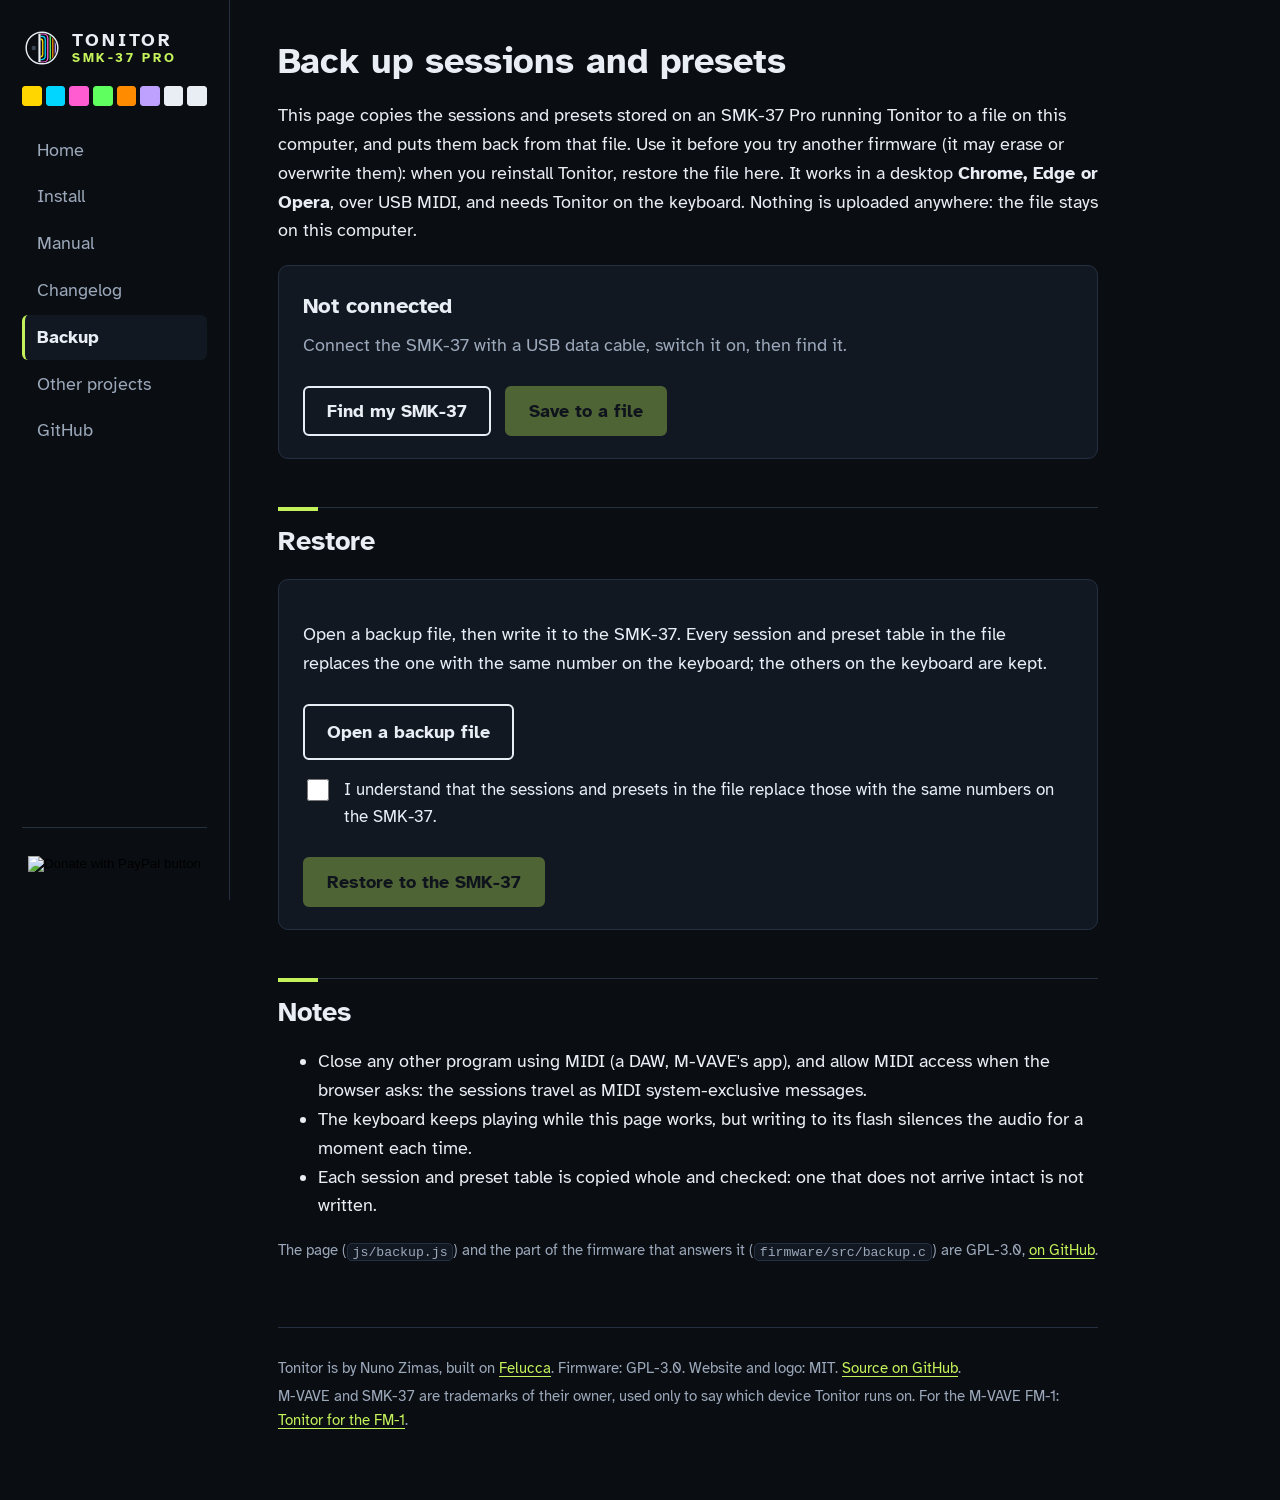
<file: docs/backup.html>
<!doctype html>
<!-- SPDX-License-Identifier: MIT -- Tonitor for the SMK-37 website (generated by tools/make_site.py from site/, MANUAL.md, CHANGELOG.md) -->
<html lang="en">
<head>
<meta charset="utf-8">
<meta name="viewport" content="width=device-width, initial-scale=1">
<title>Back up Tonitor sessions (SMK-37)</title>
<meta name="description" content="Save the sessions and presets on an SMK-37 Pro running Tonitor to a file, and restore them, from your browser.">
<link rel="icon" href="assets/mark.svg" type="image/svg+xml">
<link rel="preconnect" href="https://fonts.googleapis.com">
<link rel="preconnect" href="https://fonts.gstatic.com" crossorigin>
<link href="https://fonts.googleapis.com/css2?family=Atkinson+Hyperlegible:wght@400;700&display=swap" rel="stylesheet">
<link rel="stylesheet" href="css/site.css?v=dd510ef05e">
<script type="module" src="js/backup.js"></script>
</head>
<body>
<div class="layout">
  <aside class="side">
    <div class="top">
      <a class="brand" href="./"><img src="assets/mark.svg" alt=""><span class="brand-name">TONITOR<span class="brand-model">SMK-37 PRO</span></span></a>
      <button class="menu-btn" type="button" aria-label="Menu" aria-controls="site-nav" aria-expanded="false"><span></span><span></span><span></span></button>
    </div>
    <div class="pads" aria-hidden="true"><span></span><span></span><span></span><span></span><span></span><span></span><span></span><span></span></div>
    <nav id="site-nav" aria-label="Site">
      <button class="menu-close" type="button" aria-label="Close the menu">&times;</button>
      <a href="./">Home</a>
      <a href="install.html">Install</a>
      <a href="manual.html">Manual</a>
      <a href="changelog.html">Changelog</a>
      <a href="backup.html" aria-current="page">Backup</a>
      <a href="projects.html">Other projects</a>
      <a href="https://github.com/nzimas/tonitor-smk37">GitHub</a>
    </nav>
    <div class="menu-shade" hidden></div>
    <form class="donate donate-side" action="https://www.paypal.com/cgi-bin/webscr" method="post" target="_top">
      <input type="hidden" name="cmd" value="_xclick">
      <input type="hidden" name="business" value="nzimas.lv@gmail.com">
      <input type="hidden" name="item_name" value="Support Tonitor">
      <input type="hidden" name="currency_code" value="EUR">
      <input type="image" src="https://www.paypalobjects.com/en_US/i/btn/btn_donateCC_LG.gif" name="submit"
             title="PayPal - The safer, easier way to pay online!" alt="Donate with PayPal button">
    </form>
  </aside>
  <div class="content">
    <main>
<h1>Back up sessions and presets</h1>
<p>This page copies the sessions and presets stored on an SMK-37 Pro running Tonitor to a file on this computer, and
  puts them back from that file. Use it before you try another firmware (it may erase or overwrite them): when
  you reinstall Tonitor, restore the file here. It works in a desktop <b>Chrome, Edge or Opera</b>, over USB
  MIDI, and needs Tonitor on the keyboard. Nothing is uploaded anywhere: the file stays on this
  computer.</p>

<div class="panel" aria-live="polite">
  <p class="status" id="status">Not connected</p>
  <p class="detail" id="detail">Connect the SMK-37 with a USB data cable, switch it on, then find it.</p>
  <dl class="dev" id="facts" hidden>
    <dt>On the SMK-37</dt><dd id="f-dev"></dd>
    <dt>In the file</dt><dd id="f-file">no file opened</dd>
  </dl>
  <div class="bar" id="bar" hidden><div></div></div>
  <div class="cta">
    <button class="btn" id="connect">Find my SMK-37</button>
    <button class="btn primary" id="save" disabled>Save to a file</button>
  </div>
</div>

<h2>Restore</h2>
<div class="panel">
  <p>Open a backup file, then write it to the SMK-37. Every session and preset table in the file
    replaces the one with the same number on the keyboard; the others on the keyboard are kept.</p>
  <div class="cta">
    <label class="btn" for="file">Open a backup file</label>
    <input type="file" id="file" accept=".json,application/json" hidden>
  </div>
  <label class="check"><input type="checkbox" id="agree">
    <span>I understand that the sessions and presets in the file replace those with the same numbers on the
      SMK-37.</span></label>
  <div class="cta">
    <button class="btn primary" id="restore" disabled>Restore to the SMK-37</button>
  </div>
  <div aria-live="polite">
    <p class="status" id="r-status" hidden></p>
    <p class="detail" id="r-detail" hidden></p>
    <div class="bar" id="r-bar" hidden><div></div></div>
  </div>
</div>

<h2>Notes</h2>
<ul>
  <li>Close any other program using MIDI (a DAW, M-VAVE's app), and allow MIDI access when the browser asks:
    the sessions travel as MIDI system-exclusive messages.</li>
  <li>The keyboard keeps playing while this page works, but writing to its flash silences the audio for a moment
    each time.</li>
  <li>Each session and preset table is copied whole and checked: one that does not arrive intact is not written.</li>
</ul>
<p class="note">The page (<code>js/backup.js</code>) and the part of the firmware that answers it
  (<code>firmware/src/backup.c</code>) are GPL-3.0, <a href="https://github.com/nzimas/tonitor-smk37">on GitHub</a>.</p>

    </main>
    <footer>
      <p>Tonitor is by Nuno Zimas, built on <a href="https://github.com/hugelton/Felucca">Felucca</a>. Firmware: GPL-3.0. Website and logo: MIT.
        <a href="https://github.com/nzimas/tonitor-smk37">Source on GitHub</a>.</p>
      <p>M-VAVE and SMK-37 are trademarks of their owner, used only to say which device Tonitor runs on.
        For the M-VAVE FM-1: <a href="https://nzimas.github.io/tonitor/">Tonitor for the FM-1</a>.</p>
      <form class="donate donate-foot" action="https://www.paypal.com/cgi-bin/webscr" method="post" target="_top">
        <input type="hidden" name="cmd" value="_xclick">
        <input type="hidden" name="business" value="nzimas.lv@gmail.com">
        <input type="hidden" name="item_name" value="Support Tonitor">
        <input type="hidden" name="currency_code" value="EUR">
        <input type="image" src="https://www.paypalobjects.com/en_US/i/btn/btn_donateCC_LG.gif" name="submit"
               title="PayPal - The safer, easier way to pay online!" alt="Donate with PayPal button">
      </form>
    </footer>
  </div>
</div>
<script src="js/menu.js?v=dd510ef05e"></script>
</body>
</html>
</file>
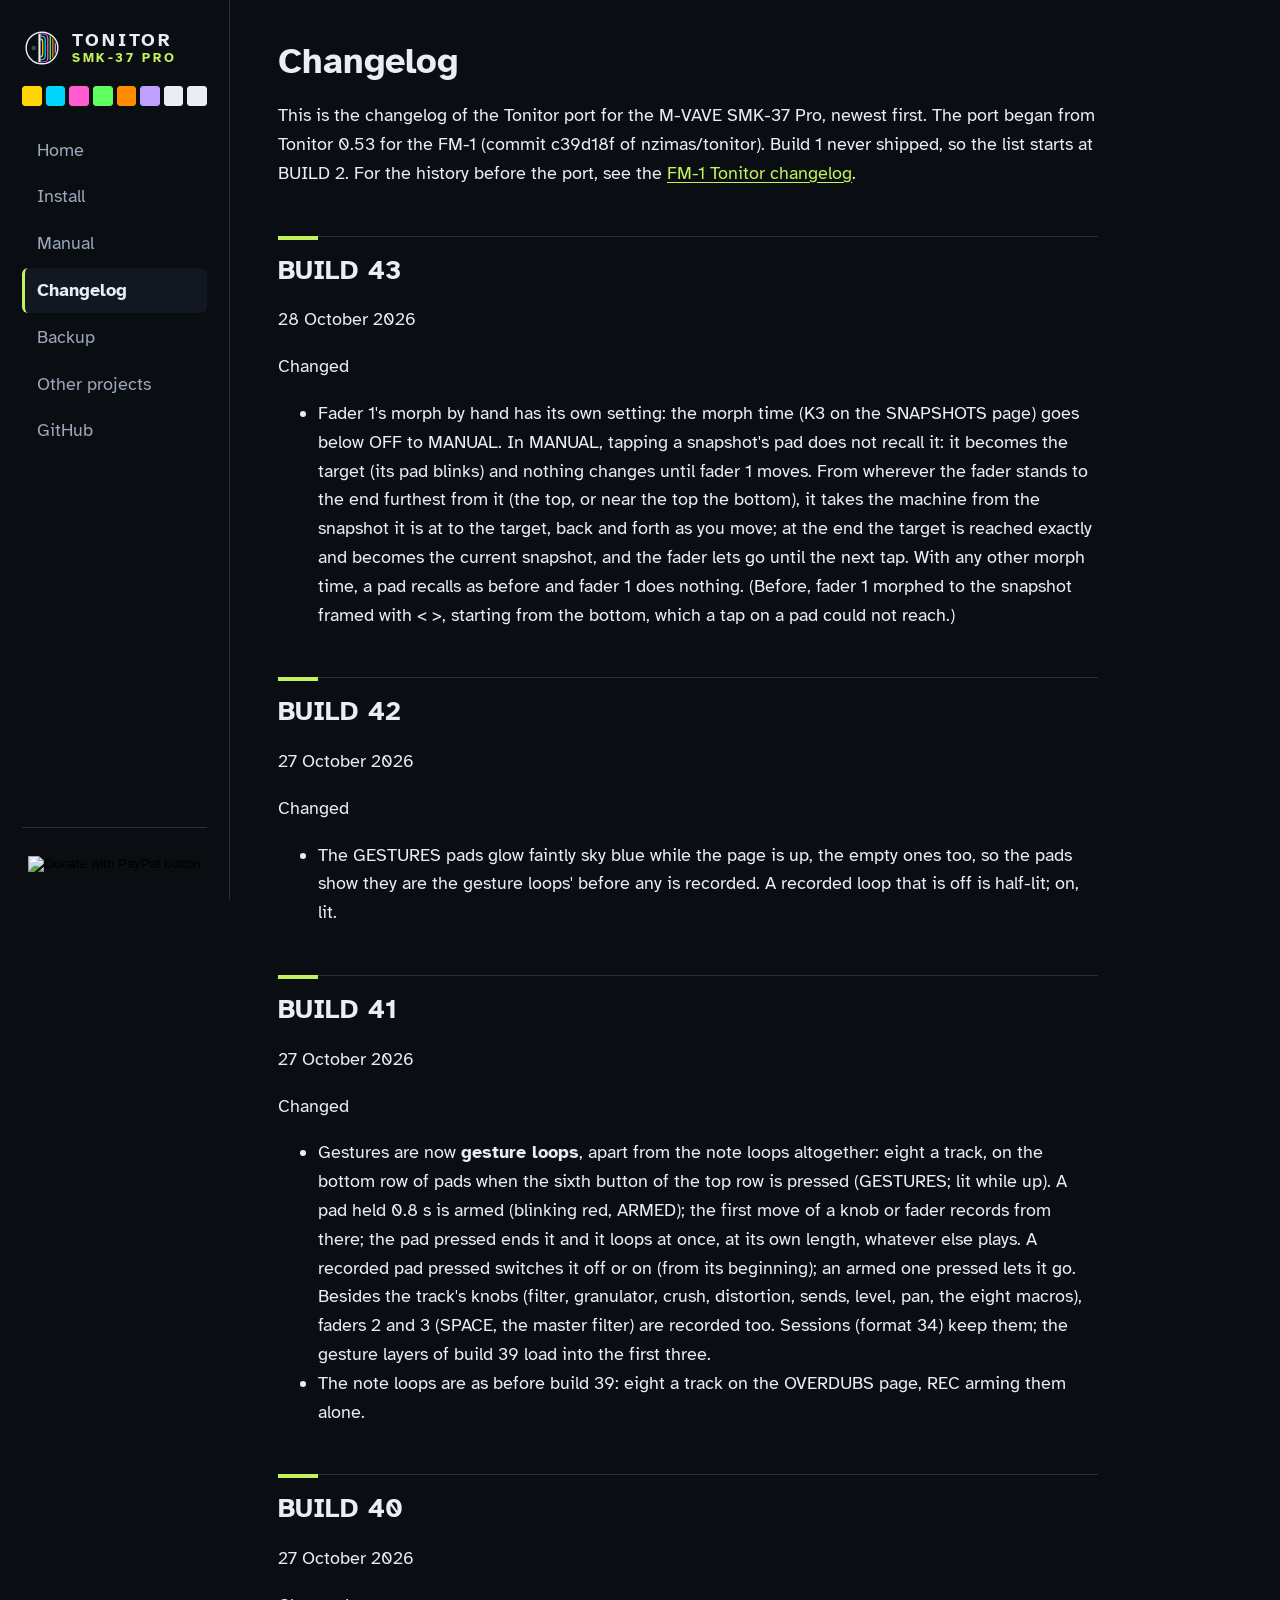
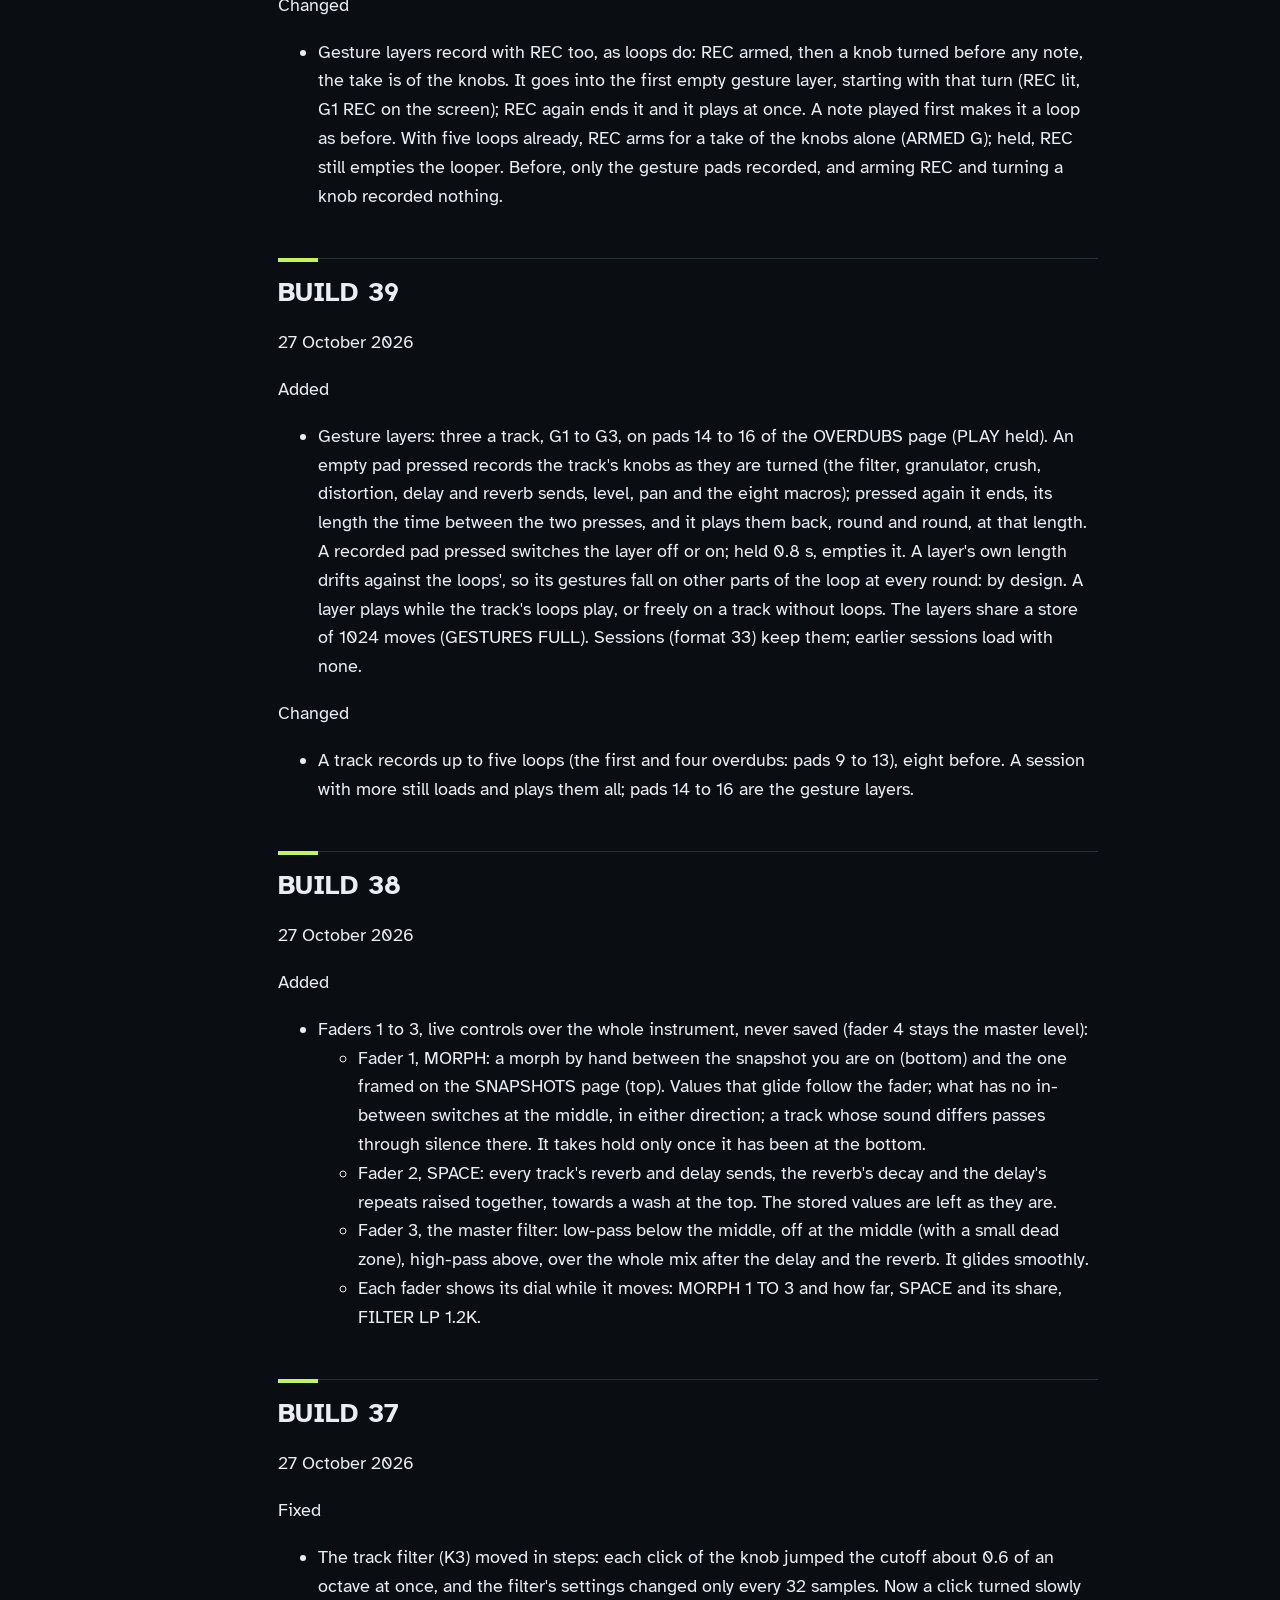
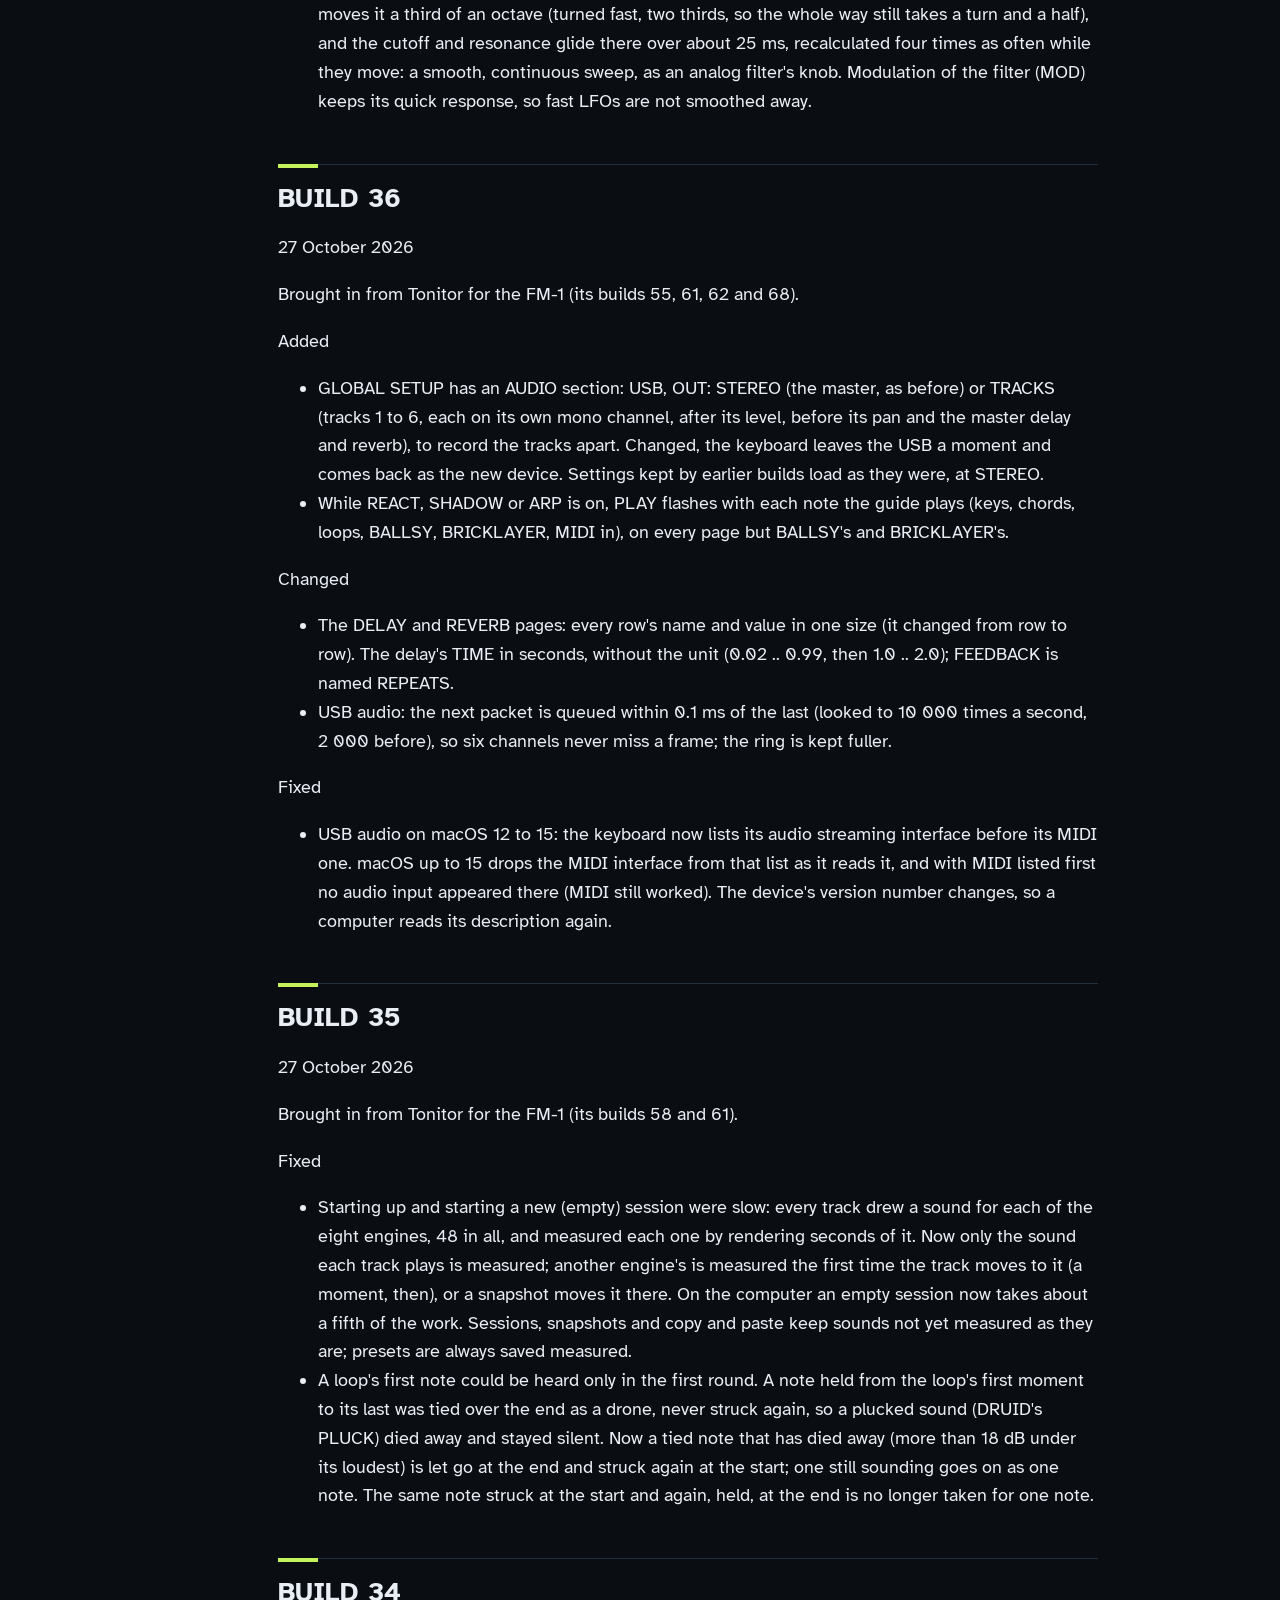
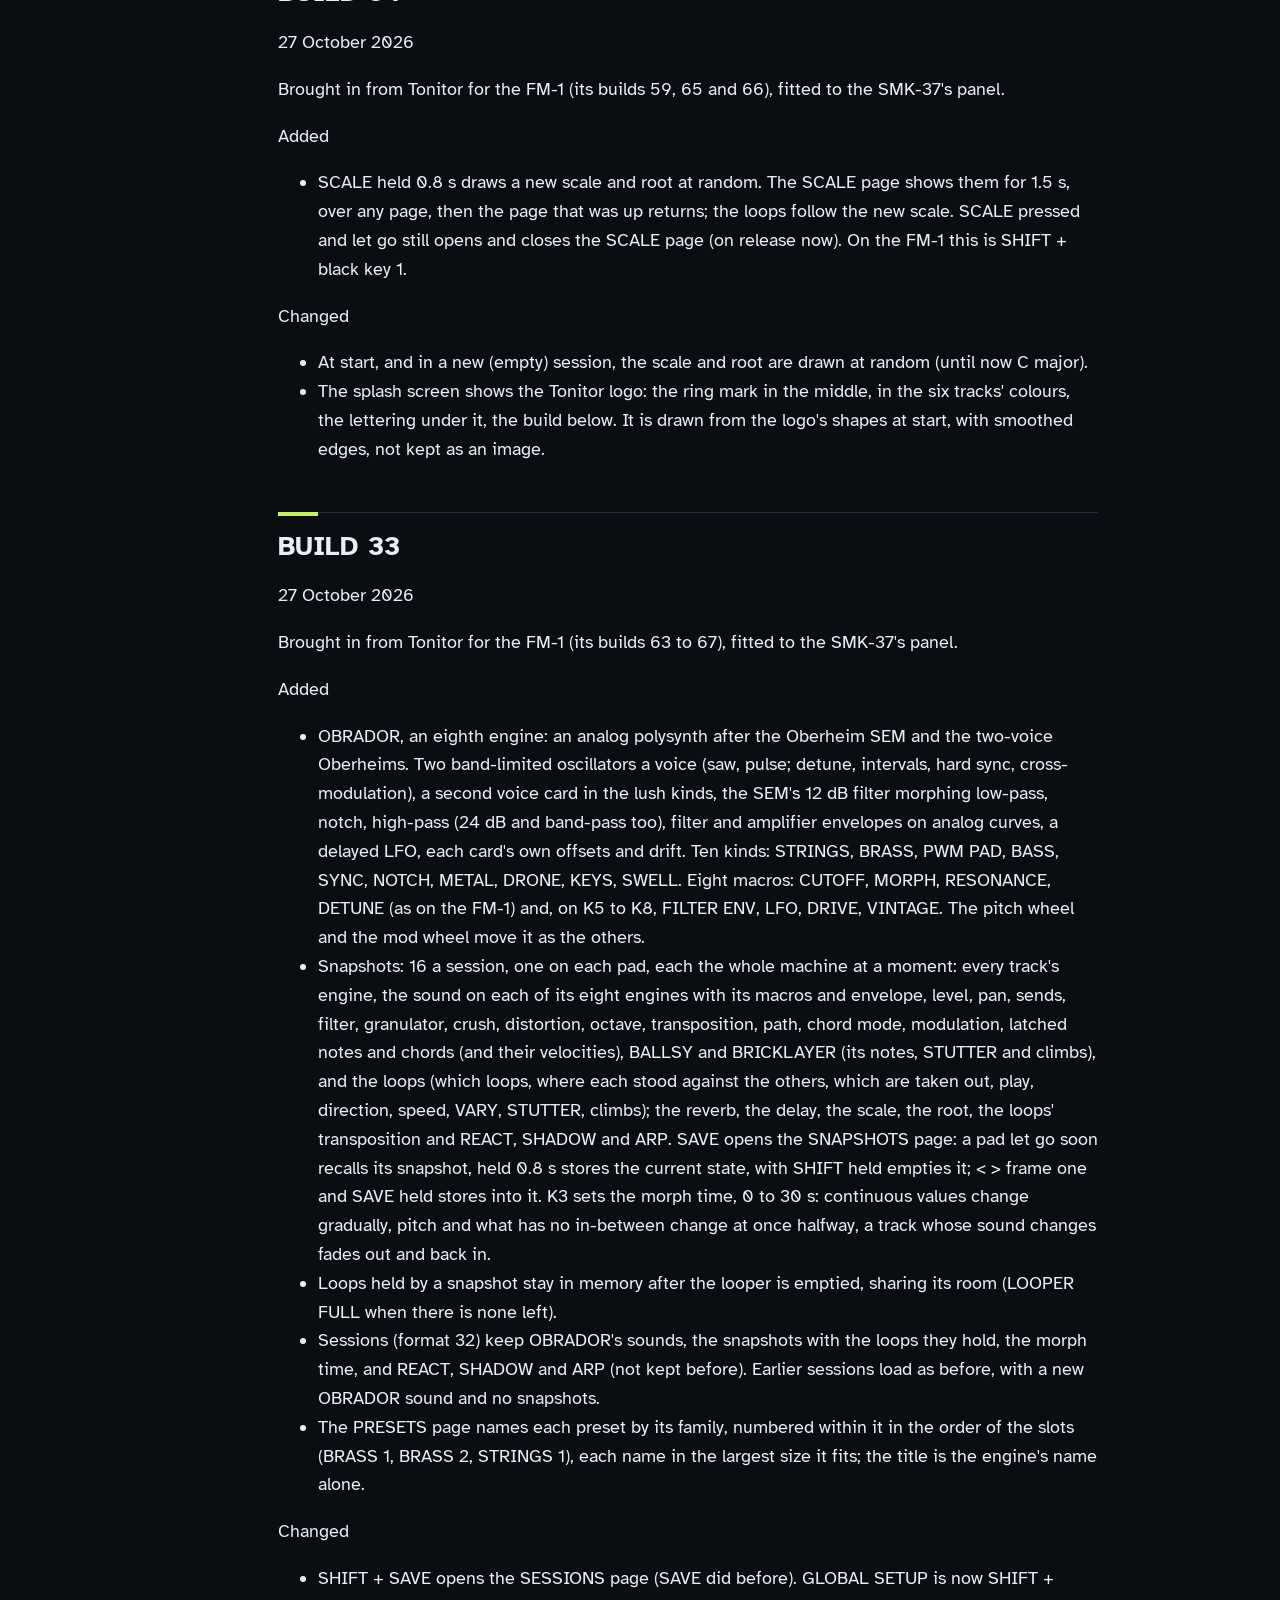
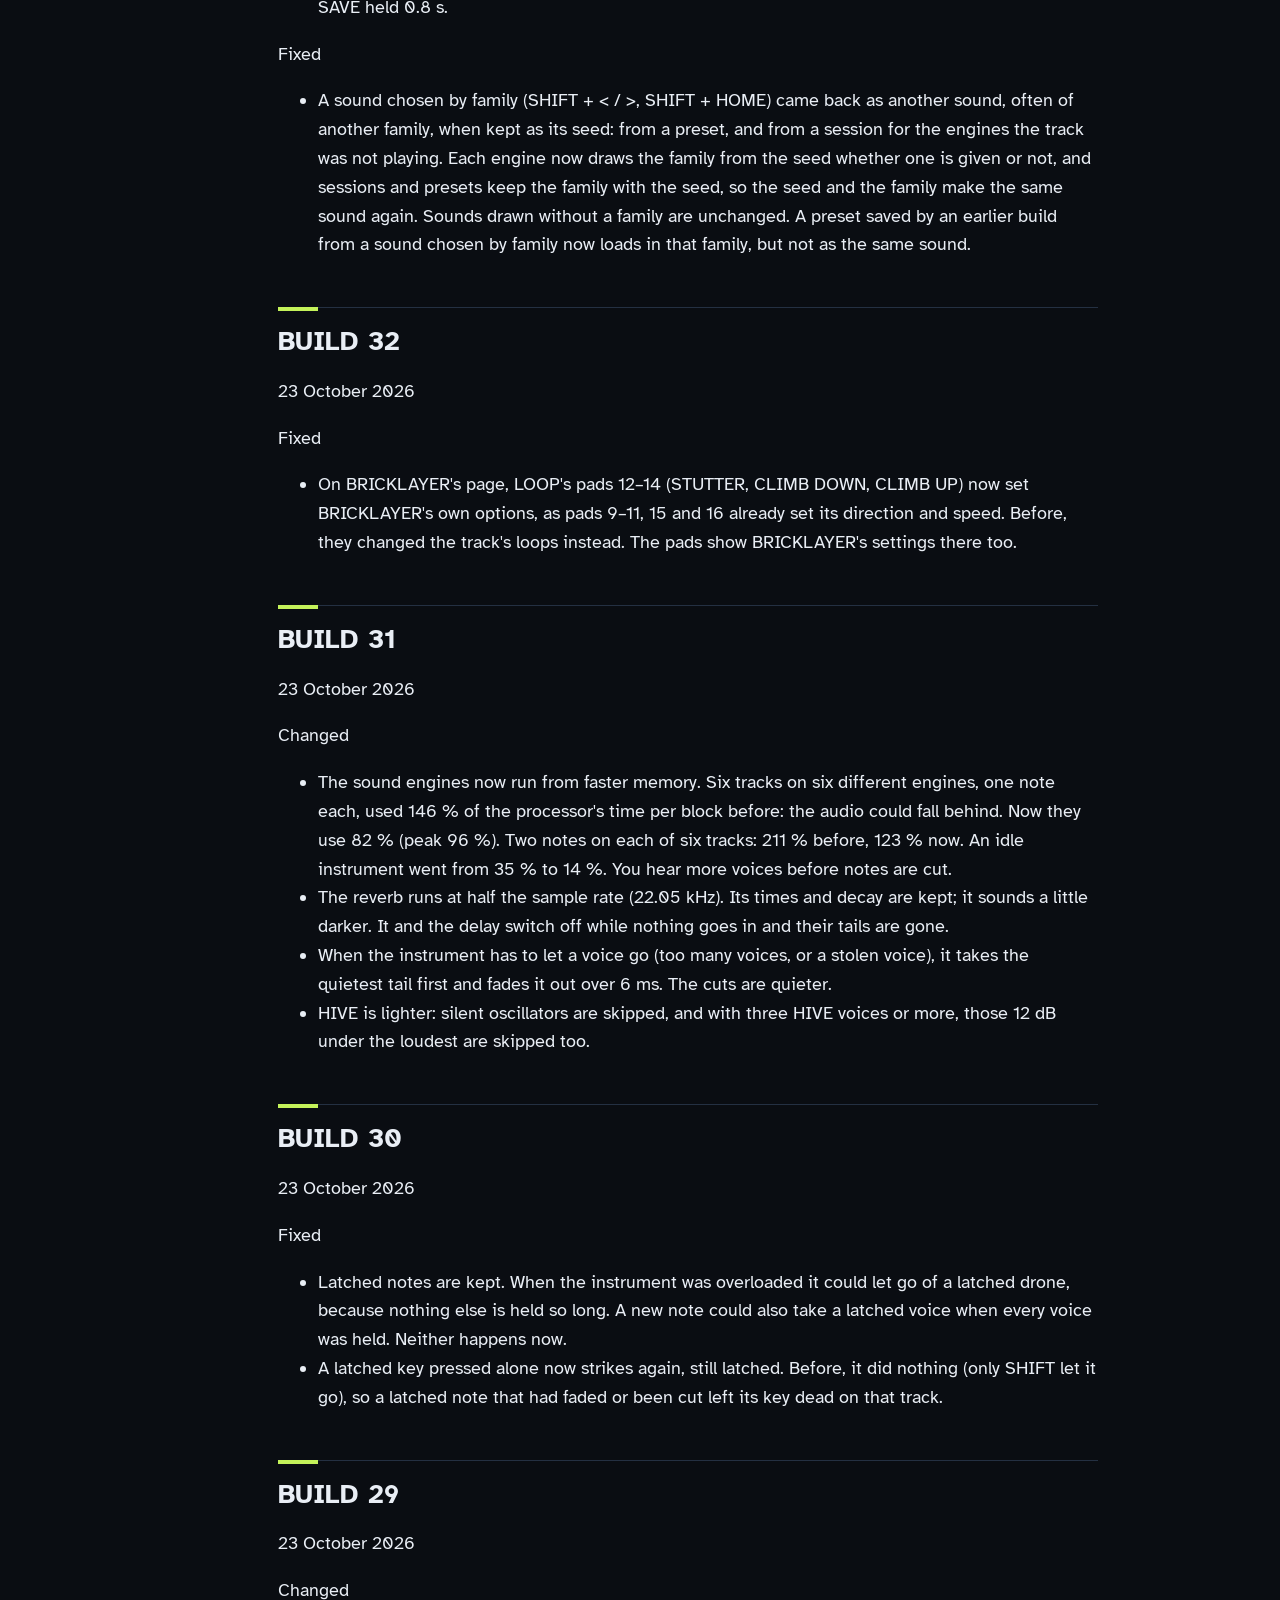
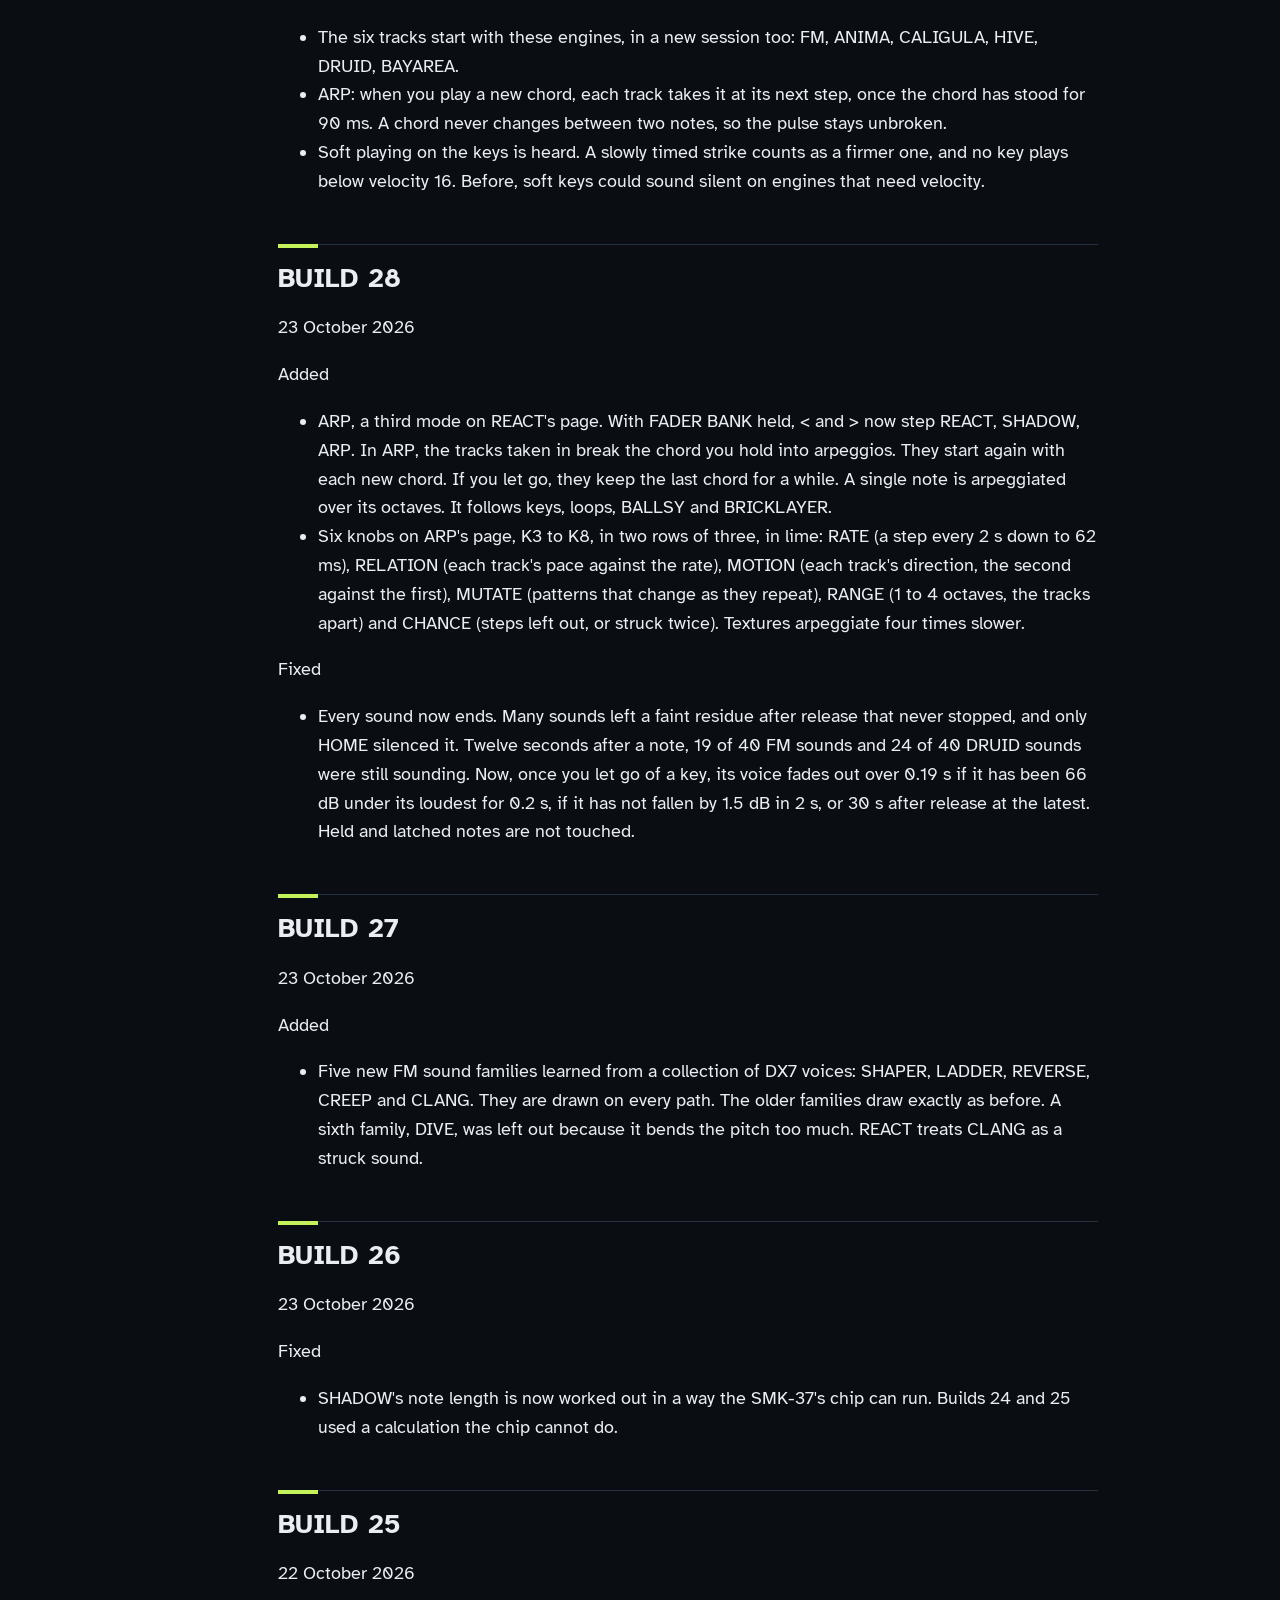
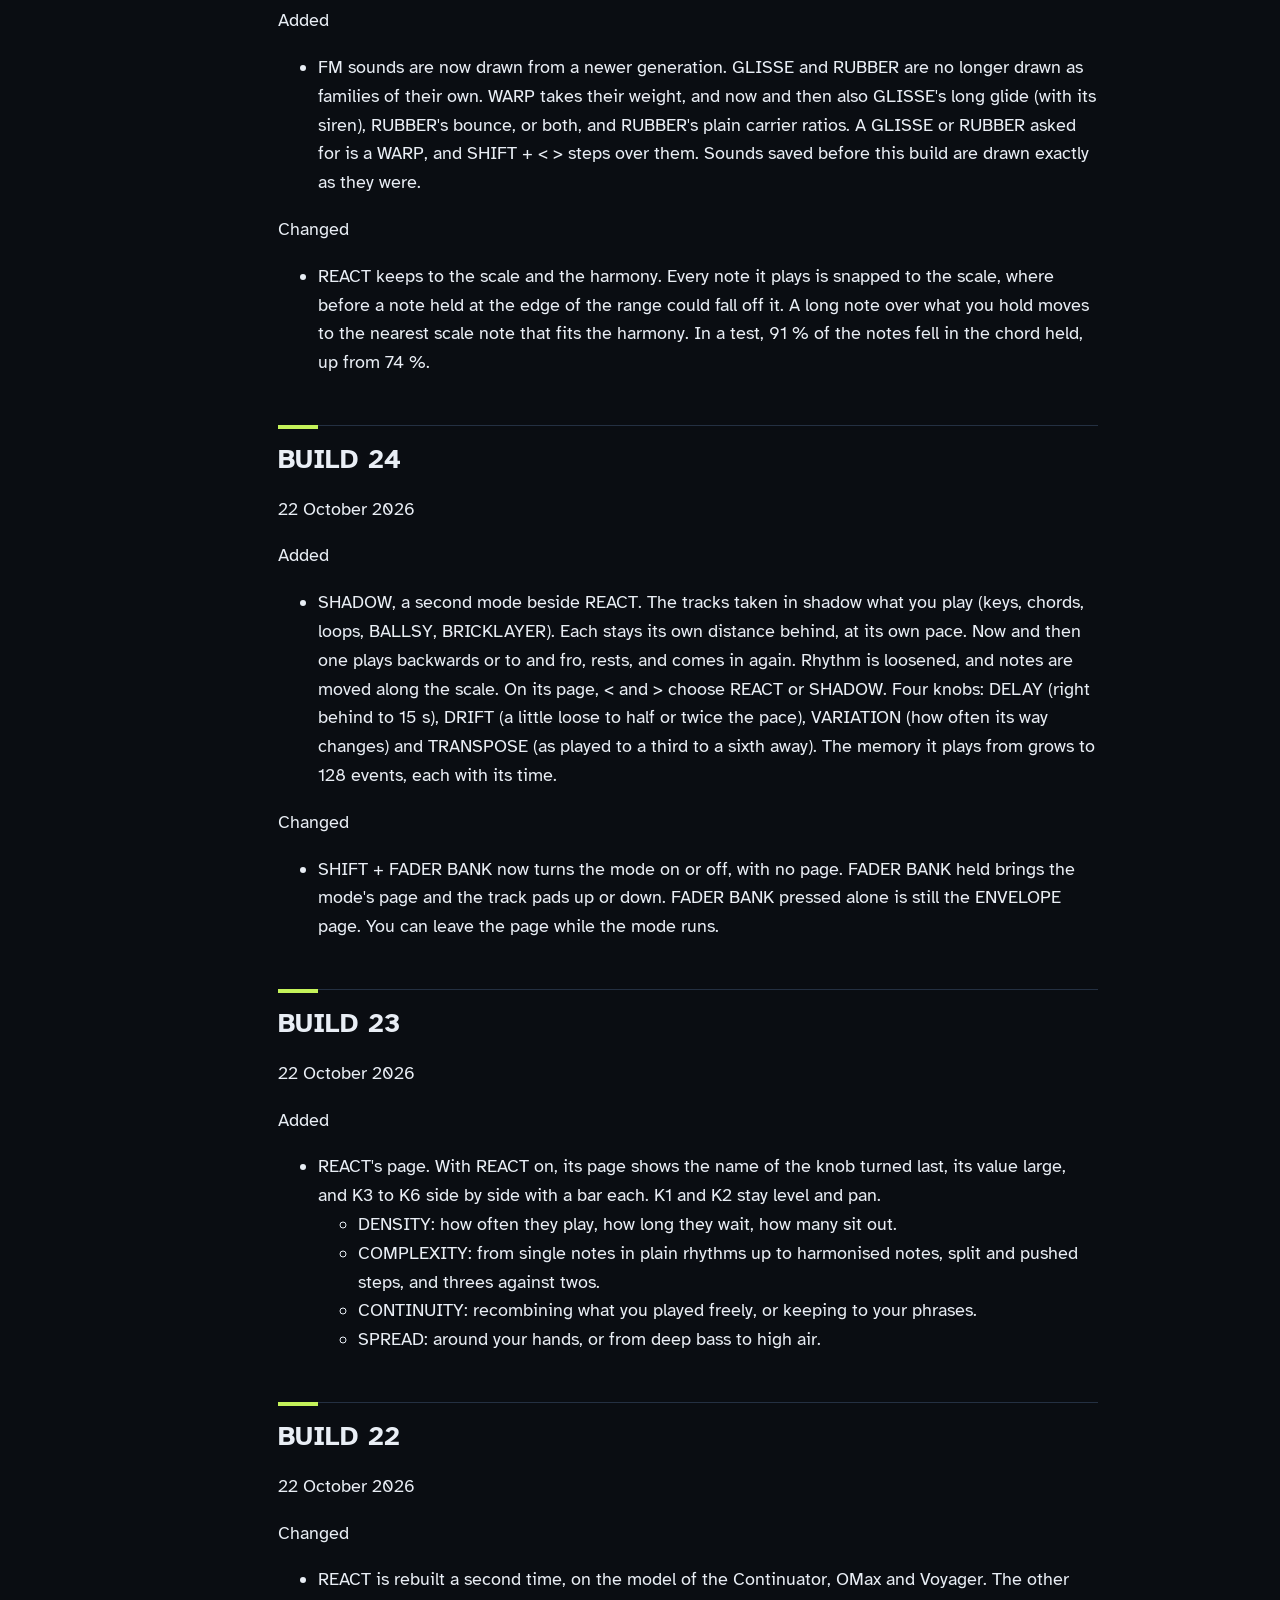
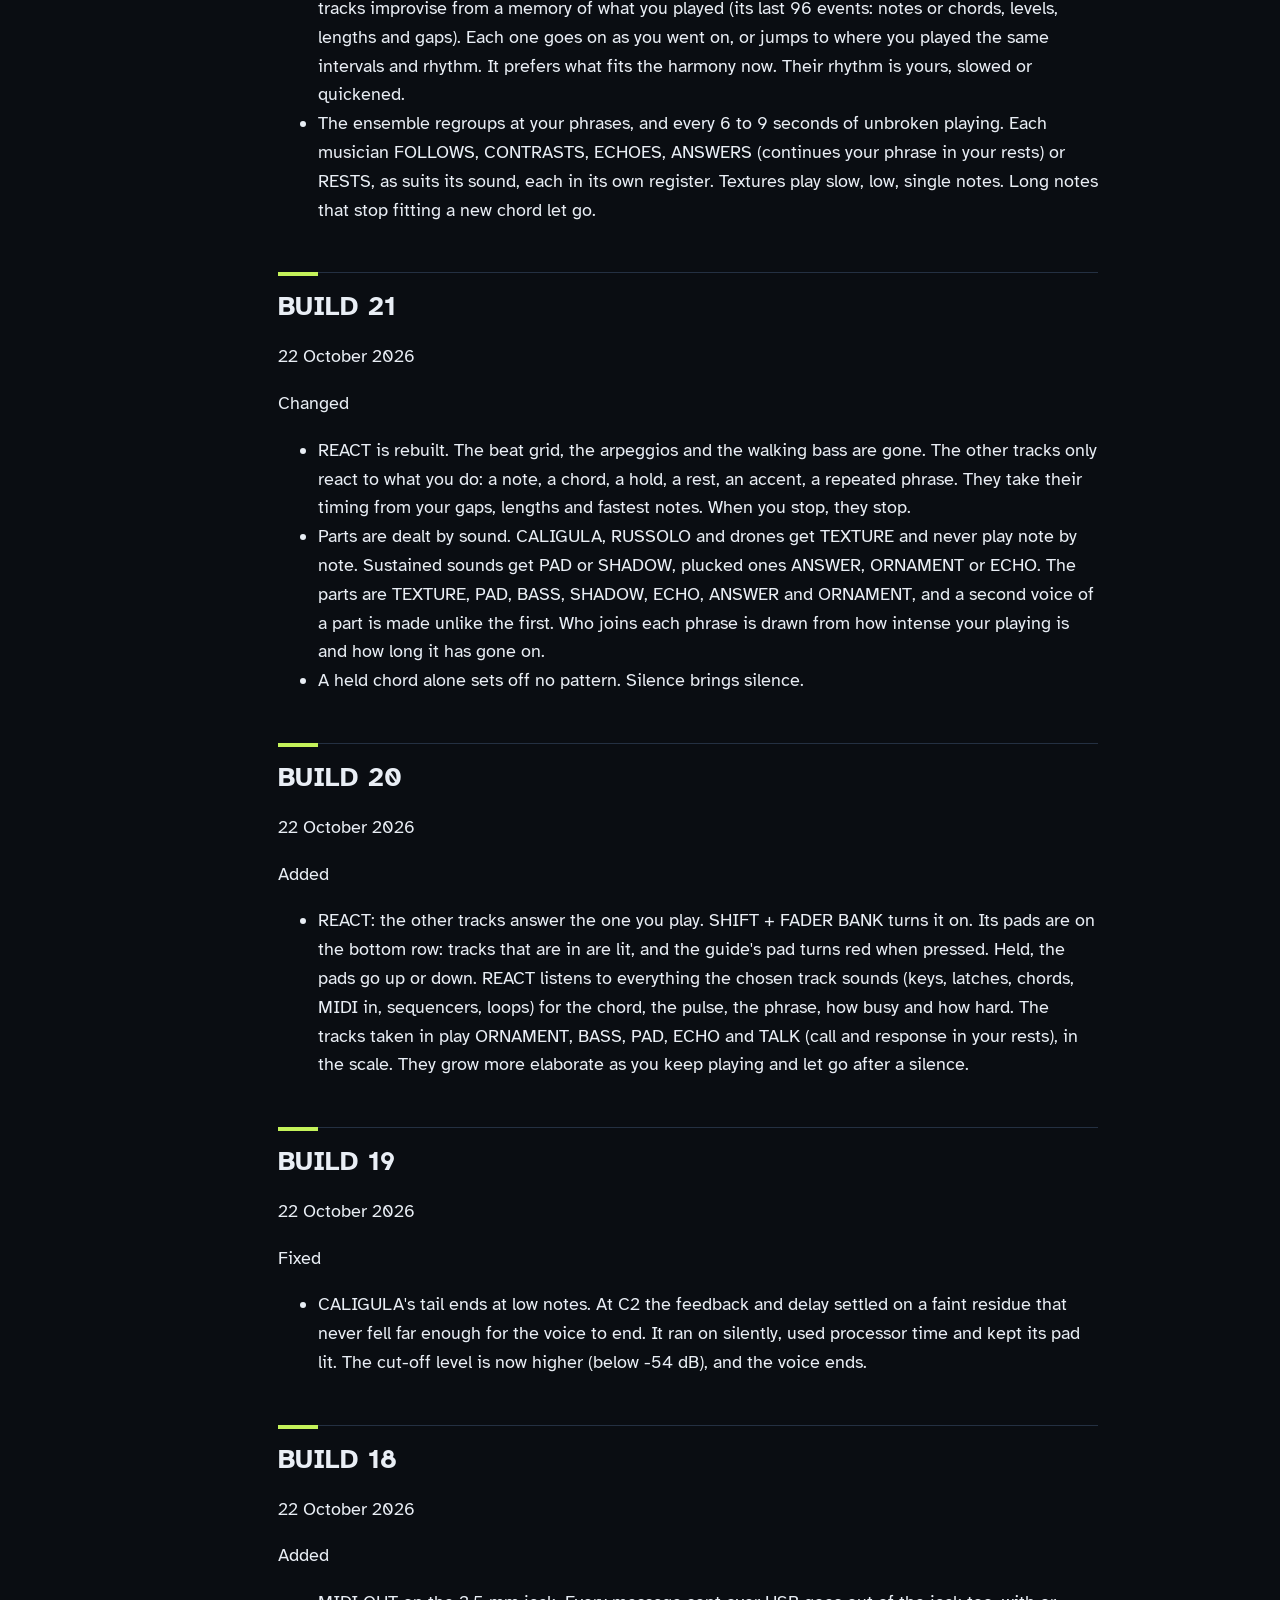
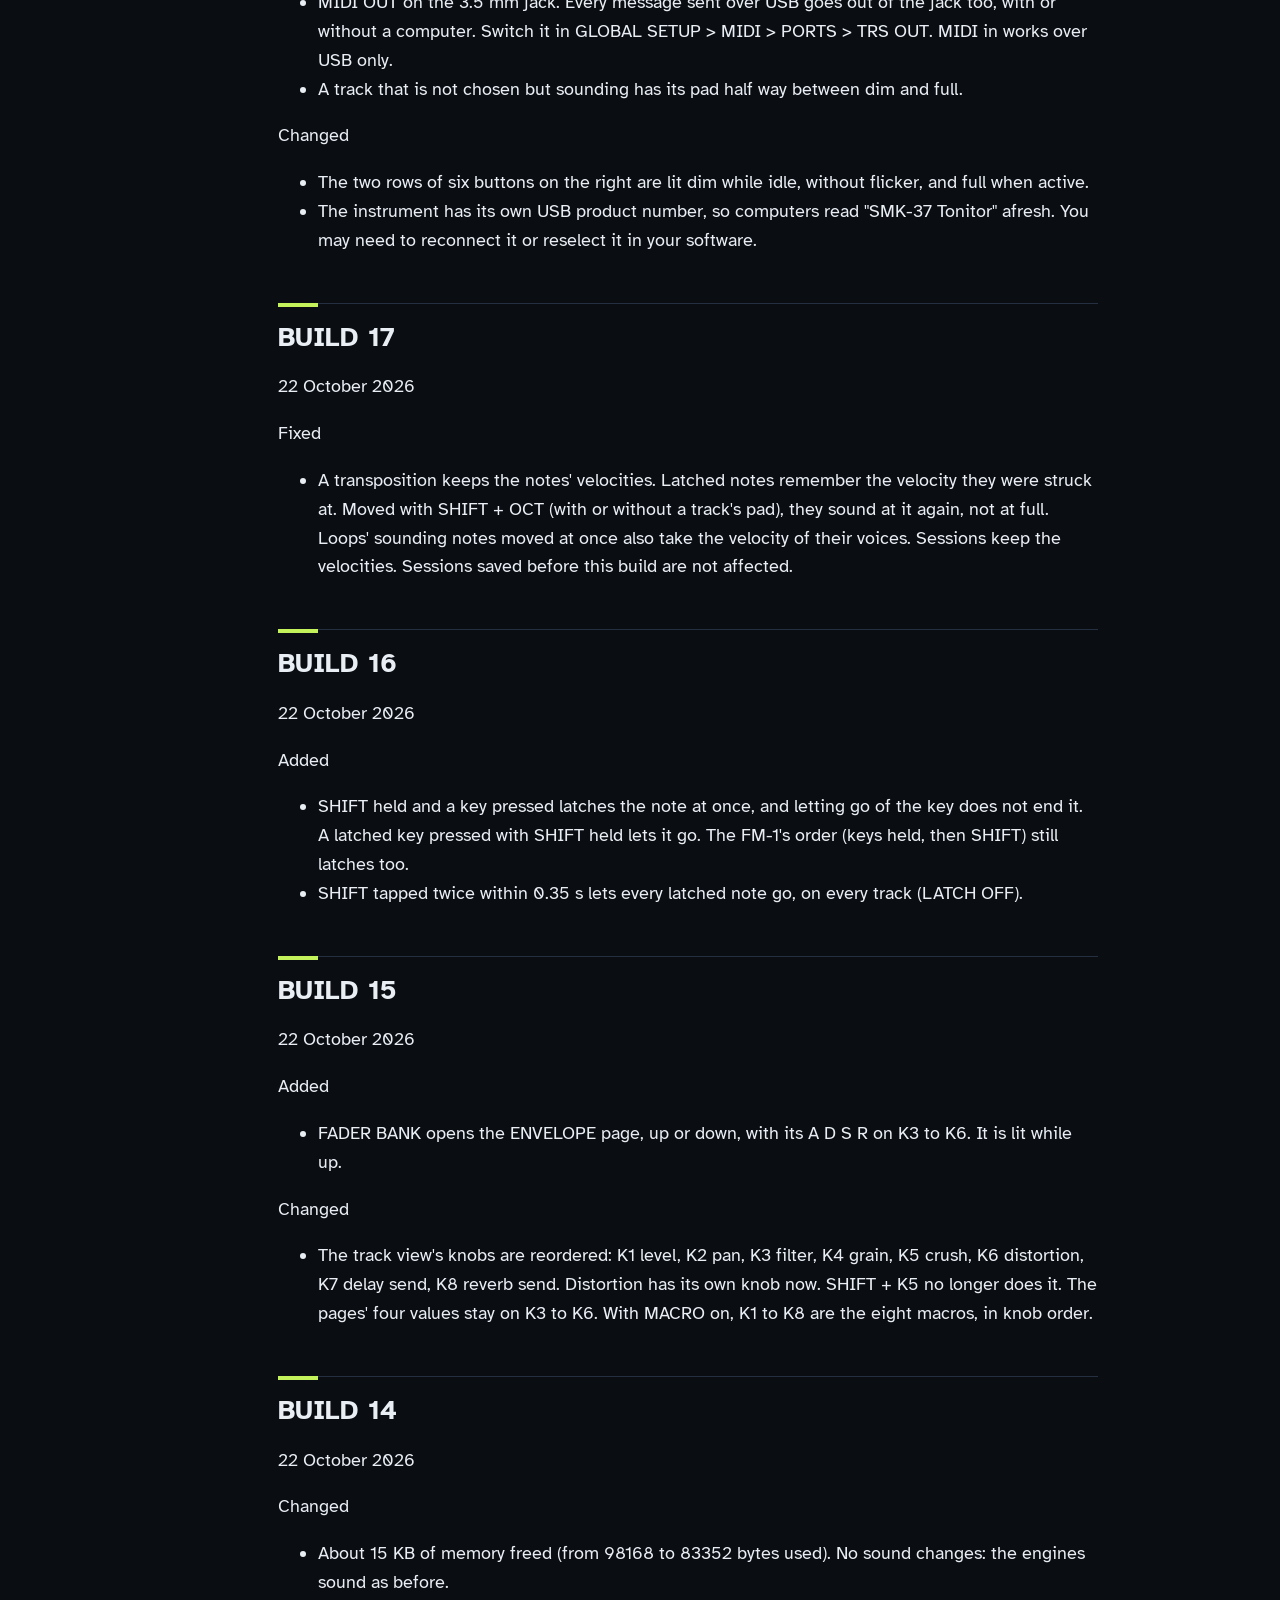
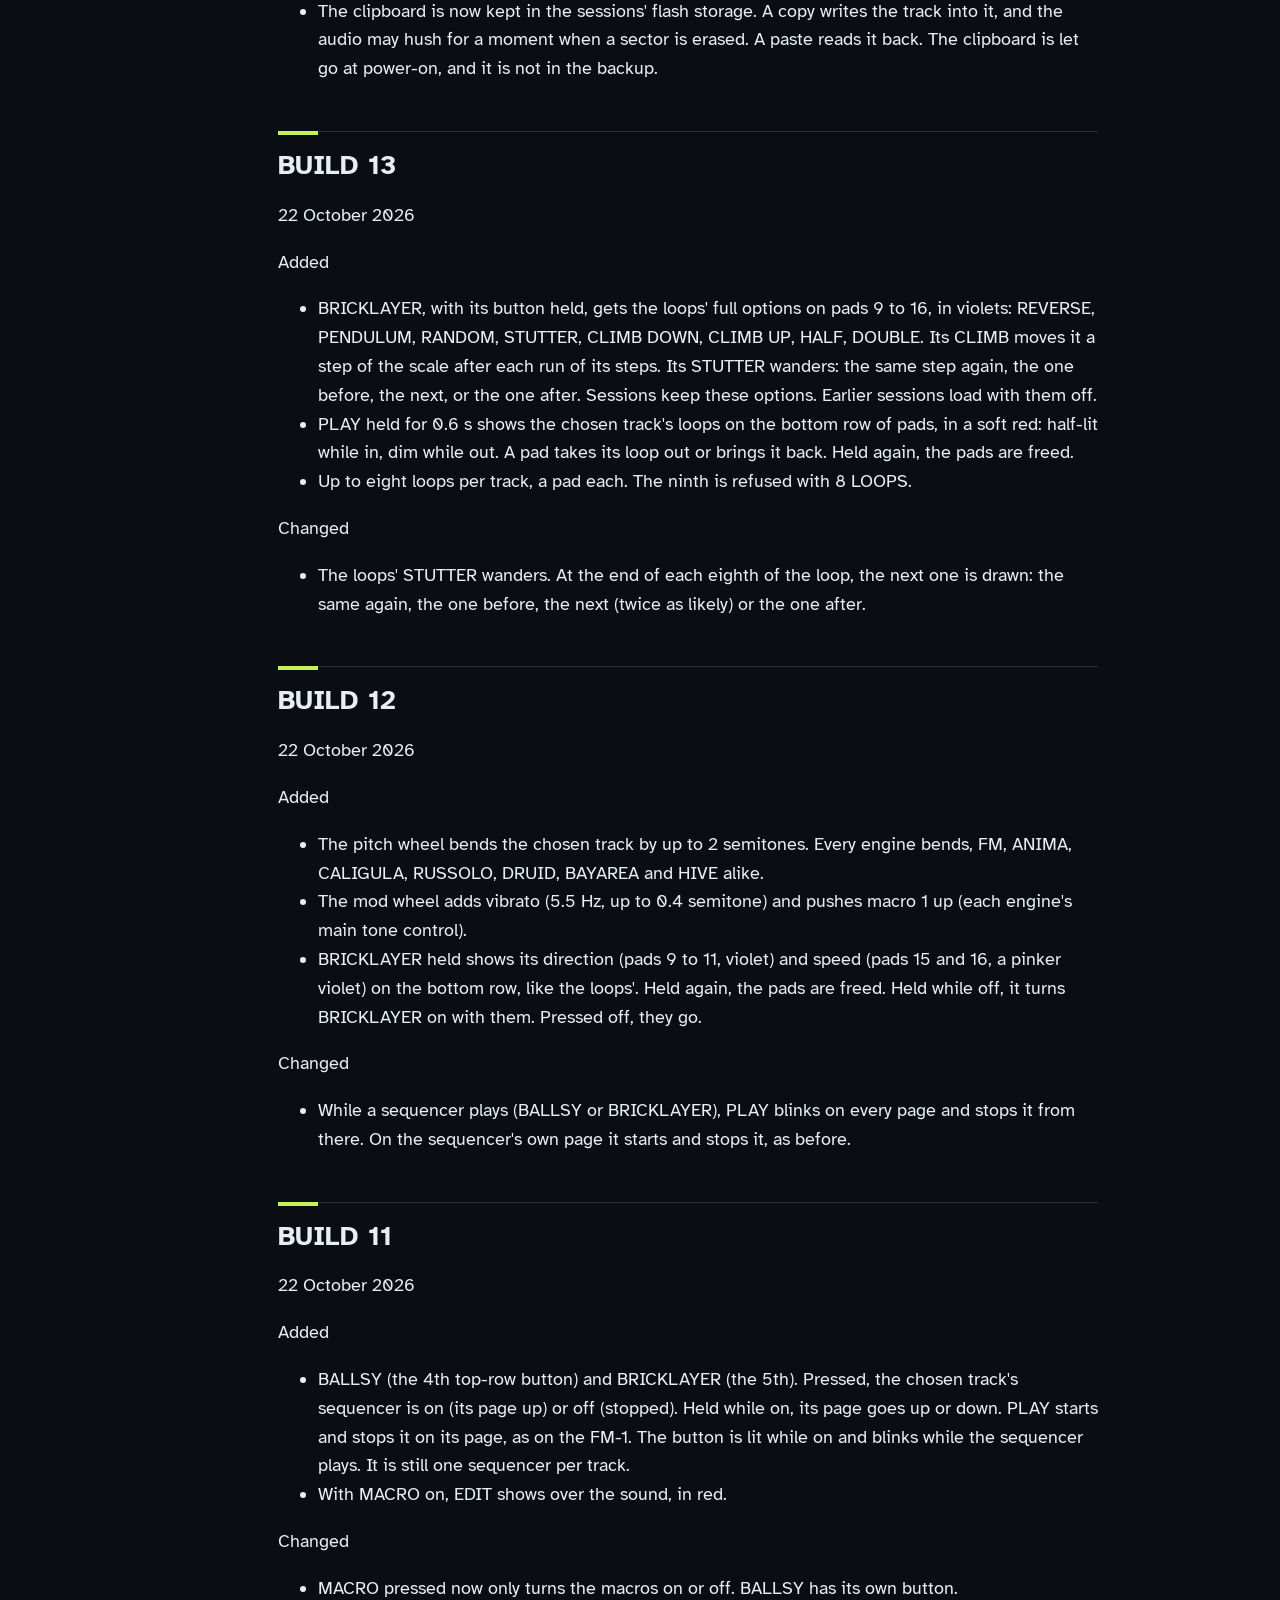
<file: docs/changelog.html>
<!doctype html>
<!-- SPDX-License-Identifier: MIT -- Tonitor for the SMK-37 website (generated by tools/make_site.py from site/, MANUAL.md, CHANGELOG.md) -->
<html lang="en">
<head>
<meta charset="utf-8">
<meta name="viewport" content="width=device-width, initial-scale=1">
<title>Tonitor changelog (SMK-37)</title>
<meta name="description" content="What changed in each build of Tonitor for the SMK-37 Pro.">
<link rel="icon" href="assets/mark.svg" type="image/svg+xml">
<link rel="preconnect" href="https://fonts.googleapis.com">
<link rel="preconnect" href="https://fonts.gstatic.com" crossorigin>
<link href="https://fonts.googleapis.com/css2?family=Atkinson+Hyperlegible:wght@400;700&display=swap" rel="stylesheet">
<link rel="stylesheet" href="css/site.css?v=dd510ef05e">
</head>
<body>
<div class="layout">
  <aside class="side">
    <div class="top">
      <a class="brand" href="./"><img src="assets/mark.svg" alt=""><span class="brand-name">TONITOR<span class="brand-model">SMK-37 PRO</span></span></a>
      <button class="menu-btn" type="button" aria-label="Menu" aria-controls="site-nav" aria-expanded="false"><span></span><span></span><span></span></button>
    </div>
    <div class="pads" aria-hidden="true"><span></span><span></span><span></span><span></span><span></span><span></span><span></span><span></span></div>
    <nav id="site-nav" aria-label="Site">
      <button class="menu-close" type="button" aria-label="Close the menu">&times;</button>
      <a href="./">Home</a>
      <a href="install.html">Install</a>
      <a href="manual.html">Manual</a>
      <a href="changelog.html" aria-current="page">Changelog</a>
      <a href="backup.html">Backup</a>
      <a href="projects.html">Other projects</a>
      <a href="https://github.com/nzimas/tonitor-smk37">GitHub</a>
    </nav>
    <div class="menu-shade" hidden></div>
    <form class="donate donate-side" action="https://www.paypal.com/cgi-bin/webscr" method="post" target="_top">
      <input type="hidden" name="cmd" value="_xclick">
      <input type="hidden" name="business" value="nzimas.lv@gmail.com">
      <input type="hidden" name="item_name" value="Support Tonitor">
      <input type="hidden" name="currency_code" value="EUR">
      <input type="image" src="https://www.paypalobjects.com/en_US/i/btn/btn_donateCC_LG.gif" name="submit"
             title="PayPal - The safer, easier way to pay online!" alt="Donate with PayPal button">
    </form>
  </aside>
  <div class="content">
    <main>
<h1 id="changelog">Changelog</h1>
<p>This is the changelog of the Tonitor port for the M-VAVE SMK-37 Pro, newest first. The port began from Tonitor 0.53 for the FM-1 (commit c39d18f of nzimas/tonitor). Build 1 never shipped, so the list starts at BUILD 2. For the history before the port, see the <a href="https://nzimas.github.io/tonitor/changelog.html">FM-1 Tonitor changelog</a>.</p>
<h2 id="build-43">BUILD 43</h2>
<p>28 October 2026</p>
<p>Changed</p>
<ul>
<li>Fader 1's morph by hand has its own setting: the morph time (K3 on the SNAPSHOTS page) goes below OFF to MANUAL. In MANUAL, tapping a snapshot's pad does not recall it: it becomes the target (its pad blinks) and nothing changes until fader 1 moves. From wherever the fader stands to the end furthest from it (the top, or near the top the bottom), it takes the machine from the snapshot it is at to the target, back and forth as you move; at the end the target is reached exactly and becomes the current snapshot, and the fader lets go until the next tap. With any other morph time, a pad recalls as before and fader 1 does nothing. (Before, fader 1 morphed to the snapshot framed with &lt; &gt;, starting from the bottom, which a tap on a pad could not reach.)</li>
</ul>
<h2 id="build-42">BUILD 42</h2>
<p>27 October 2026</p>
<p>Changed</p>
<ul>
<li>The GESTURES pads glow faintly sky blue while the page is up, the empty ones too, so the pads show they are the gesture loops' before any is recorded. A recorded loop that is off is half-lit; on, lit.</li>
</ul>
<h2 id="build-41">BUILD 41</h2>
<p>27 October 2026</p>
<p>Changed</p>
<ul>
<li>Gestures are now <b>gesture loops</b>, apart from the note loops altogether: eight a track, on the bottom row of pads when the sixth button of the top row is pressed (GESTURES; lit while up). A pad held 0.8 s is armed (blinking red, ARMED); the first move of a knob or fader records from there; the pad pressed ends it and it loops at once, at its own length, whatever else plays. A recorded pad pressed switches it off or on (from its beginning); an armed one pressed lets it go. Besides the track's knobs (filter, granulator, crush, distortion, sends, level, pan, the eight macros), faders 2 and 3 (SPACE, the master filter) are recorded too. Sessions (format 34) keep them; the gesture layers of build 39 load into the first three.</li>
<li>The note loops are as before build 39: eight a track on the OVERDUBS page, REC arming them alone.</li>
</ul>
<h2 id="build-40">BUILD 40</h2>
<p>27 October 2026</p>
<p>Changed</p>
<ul>
<li>Gesture layers record with REC too, as loops do: REC armed, then a knob turned before any note, the take is of the knobs. It goes into the first empty gesture layer, starting with that turn (REC lit, G1 REC on the screen); REC again ends it and it plays at once. A note played first makes it a loop as before. With five loops already, REC arms for a take of the knobs alone (ARMED G); held, REC still empties the looper. Before, only the gesture pads recorded, and arming REC and turning a knob recorded nothing.</li>
</ul>
<h2 id="build-39">BUILD 39</h2>
<p>27 October 2026</p>
<p>Added</p>
<ul>
<li>Gesture layers: three a track, G1 to G3, on pads 14 to 16 of the OVERDUBS page (PLAY held). An empty pad pressed records the track's knobs as they are turned (the filter, granulator, crush, distortion, delay and reverb sends, level, pan and the eight macros); pressed again it ends, its length the time between the two presses, and it plays them back, round and round, at that length. A recorded pad pressed switches the layer off or on; held 0.8 s, empties it. A layer's own length drifts against the loops', so its gestures fall on other parts of the loop at every round: by design. A layer plays while the track's loops play, or freely on a track without loops. The layers share a store of 1024 moves (GESTURES FULL). Sessions (format 33) keep them; earlier sessions load with none.</li>
</ul>
<p>Changed</p>
<ul>
<li>A track records up to five loops (the first and four overdubs: pads 9 to 13), eight before. A session with more still loads and plays them all; pads 14 to 16 are the gesture layers.</li>
</ul>
<h2 id="build-38">BUILD 38</h2>
<p>27 October 2026</p>
<p>Added</p>
<ul>
<li>Faders 1 to 3, live controls over the whole instrument, never saved (fader 4 stays the master level):
<ul>
<li>Fader 1, MORPH: a morph by hand between the snapshot you are on (bottom) and the one framed on the SNAPSHOTS page (top). Values that glide follow the fader; what has no in-between switches at the middle, in either direction; a track whose sound differs passes through silence there. It takes hold only once it has been at the bottom.</li>
<li>Fader 2, SPACE: every track's reverb and delay sends, the reverb's decay and the delay's repeats raised together, towards a wash at the top. The stored values are left as they are.</li>
<li>Fader 3, the master filter: low-pass below the middle, off at the middle (with a small dead zone), high-pass above, over the whole mix after the delay and the reverb. It glides smoothly.</li>
<li>Each fader shows its dial while it moves: MORPH 1 TO 3 and how far, SPACE and its share, FILTER LP 1.2K.</li>
</ul></li>
</ul>
<h2 id="build-37">BUILD 37</h2>
<p>27 October 2026</p>
<p>Fixed</p>
<ul>
<li>The track filter (K3) moved in steps: each click of the knob jumped the cutoff about 0.6 of an octave at once, and the filter's settings changed only every 32 samples. Now a click turned slowly moves it a third of an octave (turned fast, two thirds, so the whole way still takes a turn and a half), and the cutoff and resonance glide there over about 25 ms, recalculated four times as often while they move: a smooth, continuous sweep, as an analog filter's knob. Modulation of the filter (MOD) keeps its quick response, so fast LFOs are not smoothed away.</li>
</ul>
<h2 id="build-36">BUILD 36</h2>
<p>27 October 2026</p>
<p>Brought in from Tonitor for the FM-1 (its builds 55, 61, 62 and 68).</p>
<p>Added</p>
<ul>
<li>GLOBAL SETUP has an AUDIO section: USB, OUT: STEREO (the master, as before) or TRACKS (tracks 1 to 6, each on its own mono channel, after its level, before its pan and the master delay and reverb), to record the tracks apart. Changed, the keyboard leaves the USB a moment and comes back as the new device. Settings kept by earlier builds load as they were, at STEREO.</li>
<li>While REACT, SHADOW or ARP is on, PLAY flashes with each note the guide plays (keys, chords, loops, BALLSY, BRICKLAYER, MIDI in), on every page but BALLSY's and BRICKLAYER's.</li>
</ul>
<p>Changed</p>
<ul>
<li>The DELAY and REVERB pages: every row's name and value in one size (it changed from row to row). The delay's TIME in seconds, without the unit (0.02 .. 0.99, then 1.0 .. 2.0); FEEDBACK is named REPEATS.</li>
<li>USB audio: the next packet is queued within 0.1 ms of the last (looked to 10 000 times a second, 2 000 before), so six channels never miss a frame; the ring is kept fuller.</li>
</ul>
<p>Fixed</p>
<ul>
<li>USB audio on macOS 12 to 15: the keyboard now lists its audio streaming interface before its MIDI one. macOS up to 15 drops the MIDI interface from that list as it reads it, and with MIDI listed first no audio input appeared there (MIDI still worked). The device's version number changes, so a computer reads its description again.</li>
</ul>
<h2 id="build-35">BUILD 35</h2>
<p>27 October 2026</p>
<p>Brought in from Tonitor for the FM-1 (its builds 58 and 61).</p>
<p>Fixed</p>
<ul>
<li>Starting up and starting a new (empty) session were slow: every track drew a sound for each of the eight engines, 48 in all, and measured each one by rendering seconds of it. Now only the sound each track plays is measured; another engine's is measured the first time the track moves to it (a moment, then), or a snapshot moves it there. On the computer an empty session now takes about a fifth of the work. Sessions, snapshots and copy and paste keep sounds not yet measured as they are; presets are always saved measured.</li>
<li>A loop's first note could be heard only in the first round. A note held from the loop's first moment to its last was tied over the end as a drone, never struck again, so a plucked sound (DRUID's PLUCK) died away and stayed silent. Now a tied note that has died away (more than 18 dB under its loudest) is let go at the end and struck again at the start; one still sounding goes on as one note. The same note struck at the start and again, held, at the end is no longer taken for one note.</li>
</ul>
<h2 id="build-34">BUILD 34</h2>
<p>27 October 2026</p>
<p>Brought in from Tonitor for the FM-1 (its builds 59, 65 and 66), fitted to the SMK-37's panel.</p>
<p>Added</p>
<ul>
<li>SCALE held 0.8 s draws a new scale and root at random. The SCALE page shows them for 1.5 s, over any page, then the page that was up returns; the loops follow the new scale. SCALE pressed and let go still opens and closes the SCALE page (on release now). On the FM-1 this is SHIFT + black key 1.</li>
</ul>
<p>Changed</p>
<ul>
<li>At start, and in a new (empty) session, the scale and root are drawn at random (until now C major).</li>
<li>The splash screen shows the Tonitor logo: the ring mark in the middle, in the six tracks' colours, the lettering under it, the build below. It is drawn from the logo's shapes at start, with smoothed edges, not kept as an image.</li>
</ul>
<h2 id="build-33">BUILD 33</h2>
<p>27 October 2026</p>
<p>Brought in from Tonitor for the FM-1 (its builds 63 to 67), fitted to the SMK-37's panel.</p>
<p>Added</p>
<ul>
<li>OBRADOR, an eighth engine: an analog polysynth after the Oberheim SEM and the two-voice Oberheims. Two band-limited oscillators a voice (saw, pulse; detune, intervals, hard sync, cross-modulation), a second voice card in the lush kinds, the SEM's 12 dB filter morphing low-pass, notch, high-pass (24 dB and band-pass too), filter and amplifier envelopes on analog curves, a delayed LFO, each card's own offsets and drift. Ten kinds: STRINGS, BRASS, PWM PAD, BASS, SYNC, NOTCH, METAL, DRONE, KEYS, SWELL. Eight macros: CUTOFF, MORPH, RESONANCE, DETUNE (as on the FM-1) and, on K5 to K8, FILTER ENV, LFO, DRIVE, VINTAGE. The pitch wheel and the mod wheel move it as the others.</li>
<li>Snapshots: 16 a session, one on each pad, each the whole machine at a moment: every track's engine, the sound on each of its eight engines with its macros and envelope, level, pan, sends, filter, granulator, crush, distortion, octave, transposition, path, chord mode, modulation, latched notes and chords (and their velocities), BALLSY and BRICKLAYER (its notes, STUTTER and climbs), and the loops (which loops, where each stood against the others, which are taken out, play, direction, speed, VARY, STUTTER, climbs); the reverb, the delay, the scale, the root, the loops' transposition and REACT, SHADOW and ARP. SAVE opens the SNAPSHOTS page: a pad let go soon recalls its snapshot, held 0.8 s stores the current state, with SHIFT held empties it; &lt; &gt; frame one and SAVE held stores into it. K3 sets the morph time, 0 to 30 s: continuous values change gradually, pitch and what has no in-between change at once halfway, a track whose sound changes fades out and back in.</li>
<li>Loops held by a snapshot stay in memory after the looper is emptied, sharing its room (LOOPER FULL when there is none left).</li>
<li>Sessions (format 32) keep OBRADOR's sounds, the snapshots with the loops they hold, the morph time, and REACT, SHADOW and ARP (not kept before). Earlier sessions load as before, with a new OBRADOR sound and no snapshots.</li>
<li>The PRESETS page names each preset by its family, numbered within it in the order of the slots (BRASS 1, BRASS 2, STRINGS 1), each name in the largest size it fits; the title is the engine's name alone.</li>
</ul>
<p>Changed</p>
<ul>
<li>SHIFT + SAVE opens the SESSIONS page (SAVE did before). GLOBAL SETUP is now SHIFT + SAVE held 0.8 s.</li>
</ul>
<p>Fixed</p>
<ul>
<li>A sound chosen by family (SHIFT + &lt; / &gt;, SHIFT + HOME) came back as another sound, often of another family, when kept as its seed: from a preset, and from a session for the engines the track was not playing. Each engine now draws the family from the seed whether one is given or not, and sessions and presets keep the family with the seed, so the seed and the family make the same sound again. Sounds drawn without a family are unchanged. A preset saved by an earlier build from a sound chosen by family now loads in that family, but not as the same sound.</li>
</ul>
<h2 id="build-32">BUILD 32</h2>
<p>23 October 2026</p>
<p>Fixed</p>
<ul>
<li>On BRICKLAYER's page, LOOP's pads 12–14 (STUTTER, CLIMB DOWN, CLIMB UP) now set BRICKLAYER's own options, as pads 9–11, 15 and 16 already set its direction and speed. Before, they changed the track's loops instead. The pads show BRICKLAYER's settings there too.</li>
</ul>
<h2 id="build-31">BUILD 31</h2>
<p>23 October 2026</p>
<p>Changed</p>
<ul>
<li>The sound engines now run from faster memory. Six tracks on six different engines, one note each, used 146 % of the processor's time per block before: the audio could fall behind. Now they use 82 % (peak 96 %). Two notes on each of six tracks: 211 % before, 123 % now. An idle instrument went from 35 % to 14 %. You hear more voices before notes are cut.</li>
<li>The reverb runs at half the sample rate (22.05 kHz). Its times and decay are kept; it sounds a little darker. It and the delay switch off while nothing goes in and their tails are gone.</li>
<li>When the instrument has to let a voice go (too many voices, or a stolen voice), it takes the quietest tail first and fades it out over 6 ms. The cuts are quieter.</li>
<li>HIVE is lighter: silent oscillators are skipped, and with three HIVE voices or more, those 12 dB under the loudest are skipped too.</li>
</ul>
<h2 id="build-30">BUILD 30</h2>
<p>23 October 2026</p>
<p>Fixed</p>
<ul>
<li>Latched notes are kept. When the instrument was overloaded it could let go of a latched drone, because nothing else is held so long. A new note could also take a latched voice when every voice was held. Neither happens now.</li>
<li>A latched key pressed alone now strikes again, still latched. Before, it did nothing (only SHIFT let it go), so a latched note that had faded or been cut left its key dead on that track.</li>
</ul>
<h2 id="build-29">BUILD 29</h2>
<p>23 October 2026</p>
<p>Changed</p>
<ul>
<li>The six tracks start with these engines, in a new session too: FM, ANIMA, CALIGULA, HIVE, DRUID, BAYAREA.</li>
<li>ARP: when you play a new chord, each track takes it at its next step, once the chord has stood for 90 ms. A chord never changes between two notes, so the pulse stays unbroken.</li>
<li>Soft playing on the keys is heard. A slowly timed strike counts as a firmer one, and no key plays below velocity 16. Before, soft keys could sound silent on engines that need velocity.</li>
</ul>
<h2 id="build-28">BUILD 28</h2>
<p>23 October 2026</p>
<p>Added</p>
<ul>
<li>ARP, a third mode on REACT's page. With FADER BANK held, &lt; and &gt; now step REACT, SHADOW, ARP. In ARP, the tracks taken in break the chord you hold into arpeggios. They start again with each new chord. If you let go, they keep the last chord for a while. A single note is arpeggiated over its octaves. It follows keys, loops, BALLSY and BRICKLAYER.</li>
<li>Six knobs on ARP's page, K3 to K8, in two rows of three, in lime: RATE (a step every 2 s down to 62 ms), RELATION (each track's pace against the rate), MOTION (each track's direction, the second against the first), MUTATE (patterns that change as they repeat), RANGE (1 to 4 octaves, the tracks apart) and CHANCE (steps left out, or struck twice). Textures arpeggiate four times slower.</li>
</ul>
<p>Fixed</p>
<ul>
<li>Every sound now ends. Many sounds left a faint residue after release that never stopped, and only HOME silenced it. Twelve seconds after a note, 19 of 40 FM sounds and 24 of 40 DRUID sounds were still sounding. Now, once you let go of a key, its voice fades out over 0.19 s if it has been 66 dB under its loudest for 0.2 s, if it has not fallen by 1.5 dB in 2 s, or 30 s after release at the latest. Held and latched notes are not touched.</li>
</ul>
<h2 id="build-27">BUILD 27</h2>
<p>23 October 2026</p>
<p>Added</p>
<ul>
<li>Five new FM sound families learned from a collection of DX7 voices: SHAPER, LADDER, REVERSE, CREEP and CLANG. They are drawn on every path. The older families draw exactly as before. A sixth family, DIVE, was left out because it bends the pitch too much. REACT treats CLANG as a struck sound.</li>
</ul>
<h2 id="build-26">BUILD 26</h2>
<p>23 October 2026</p>
<p>Fixed</p>
<ul>
<li>SHADOW's note length is now worked out in a way the SMK-37's chip can run. Builds 24 and 25 used a calculation the chip cannot do.</li>
</ul>
<h2 id="build-25">BUILD 25</h2>
<p>22 October 2026</p>
<p>Added</p>
<ul>
<li>FM sounds are now drawn from a newer generation. GLISSE and RUBBER are no longer drawn as families of their own. WARP takes their weight, and now and then also GLISSE's long glide (with its siren), RUBBER's bounce, or both, and RUBBER's plain carrier ratios. A GLISSE or RUBBER asked for is a WARP, and SHIFT + &lt; &gt; steps over them. Sounds saved before this build are drawn exactly as they were.</li>
</ul>
<p>Changed</p>
<ul>
<li>REACT keeps to the scale and the harmony. Every note it plays is snapped to the scale, where before a note held at the edge of the range could fall off it. A long note over what you hold moves to the nearest scale note that fits the harmony. In a test, 91 % of the notes fell in the chord held, up from 74 %.</li>
</ul>
<h2 id="build-24">BUILD 24</h2>
<p>22 October 2026</p>
<p>Added</p>
<ul>
<li>SHADOW, a second mode beside REACT. The tracks taken in shadow what you play (keys, chords, loops, BALLSY, BRICKLAYER). Each stays its own distance behind, at its own pace. Now and then one plays backwards or to and fro, rests, and comes in again. Rhythm is loosened, and notes are moved along the scale. On its page, &lt; and &gt; choose REACT or SHADOW. Four knobs: DELAY (right behind to 15 s), DRIFT (a little loose to half or twice the pace), VARIATION (how often its way changes) and TRANSPOSE (as played to a third to a sixth away). The memory it plays from grows to 128 events, each with its time.</li>
</ul>
<p>Changed</p>
<ul>
<li>SHIFT + FADER BANK now turns the mode on or off, with no page. FADER BANK held brings the mode's page and the track pads up or down. FADER BANK pressed alone is still the ENVELOPE page. You can leave the page while the mode runs.</li>
</ul>
<h2 id="build-23">BUILD 23</h2>
<p>22 October 2026</p>
<p>Added</p>
<ul>
<li>REACT's page. With REACT on, its page shows the name of the knob turned last, its value large, and K3 to K6 side by side with a bar each. K1 and K2 stay level and pan.
<ul>
<li>DENSITY: how often they play, how long they wait, how many sit out.</li>
<li>COMPLEXITY: from single notes in plain rhythms up to harmonised notes, split and pushed steps, and threes against twos.</li>
<li>CONTINUITY: recombining what you played freely, or keeping to your phrases.</li>
<li>SPREAD: around your hands, or from deep bass to high air.</li>
</ul></li>
</ul>
<h2 id="build-22">BUILD 22</h2>
<p>22 October 2026</p>
<p>Changed</p>
<ul>
<li>REACT is rebuilt a second time, on the model of the Continuator, OMax and Voyager. The other tracks improvise from a memory of what you played (its last 96 events: notes or chords, levels, lengths and gaps). Each one goes on as you went on, or jumps to where you played the same intervals and rhythm. It prefers what fits the harmony now. Their rhythm is yours, slowed or quickened.</li>
<li>The ensemble regroups at your phrases, and every 6 to 9 seconds of unbroken playing. Each musician FOLLOWS, CONTRASTS, ECHOES, ANSWERS (continues your phrase in your rests) or RESTS, as suits its sound, each in its own register. Textures play slow, low, single notes. Long notes that stop fitting a new chord let go.</li>
</ul>
<h2 id="build-21">BUILD 21</h2>
<p>22 October 2026</p>
<p>Changed</p>
<ul>
<li>REACT is rebuilt. The beat grid, the arpeggios and the walking bass are gone. The other tracks only react to what you do: a note, a chord, a hold, a rest, an accent, a repeated phrase. They take their timing from your gaps, lengths and fastest notes. When you stop, they stop.</li>
<li>Parts are dealt by sound. CALIGULA, RUSSOLO and drones get TEXTURE and never play note by note. Sustained sounds get PAD or SHADOW, plucked ones ANSWER, ORNAMENT or ECHO. The parts are TEXTURE, PAD, BASS, SHADOW, ECHO, ANSWER and ORNAMENT, and a second voice of a part is made unlike the first. Who joins each phrase is drawn from how intense your playing is and how long it has gone on.</li>
<li>A held chord alone sets off no pattern. Silence brings silence.</li>
</ul>
<h2 id="build-20">BUILD 20</h2>
<p>22 October 2026</p>
<p>Added</p>
<ul>
<li>REACT: the other tracks answer the one you play. SHIFT + FADER BANK turns it on. Its pads are on the bottom row: tracks that are in are lit, and the guide's pad turns red when pressed. Held, the pads go up or down. REACT listens to everything the chosen track sounds (keys, latches, chords, MIDI in, sequencers, loops) for the chord, the pulse, the phrase, how busy and how hard. The tracks taken in play ORNAMENT, BASS, PAD, ECHO and TALK (call and response in your rests), in the scale. They grow more elaborate as you keep playing and let go after a silence.</li>
</ul>
<h2 id="build-19">BUILD 19</h2>
<p>22 October 2026</p>
<p>Fixed</p>
<ul>
<li>CALIGULA's tail ends at low notes. At C2 the feedback and delay settled on a faint residue that never fell far enough for the voice to end. It ran on silently, used processor time and kept its pad lit. The cut-off level is now higher (below -54 dB), and the voice ends.</li>
</ul>
<h2 id="build-18">BUILD 18</h2>
<p>22 October 2026</p>
<p>Added</p>
<ul>
<li>MIDI OUT on the 3.5 mm jack. Every message sent over USB goes out of the jack too, with or without a computer. Switch it in GLOBAL SETUP &gt; MIDI &gt; PORTS &gt; TRS OUT. MIDI in works over USB only.</li>
<li>A track that is not chosen but sounding has its pad half way between dim and full.</li>
</ul>
<p>Changed</p>
<ul>
<li>The two rows of six buttons on the right are lit dim while idle, without flicker, and full when active.</li>
<li>The instrument has its own USB product number, so computers read "SMK-37 Tonitor" afresh. You may need to reconnect it or reselect it in your software.</li>
</ul>
<h2 id="build-17">BUILD 17</h2>
<p>22 October 2026</p>
<p>Fixed</p>
<ul>
<li>A transposition keeps the notes' velocities. Latched notes remember the velocity they were struck at. Moved with SHIFT + OCT (with or without a track's pad), they sound at it again, not at full. Loops' sounding notes moved at once also take the velocity of their voices. Sessions keep the velocities. Sessions saved before this build are not affected.</li>
</ul>
<h2 id="build-16">BUILD 16</h2>
<p>22 October 2026</p>
<p>Added</p>
<ul>
<li>SHIFT held and a key pressed latches the note at once, and letting go of the key does not end it. A latched key pressed with SHIFT held lets it go. The FM-1's order (keys held, then SHIFT) still latches too.</li>
<li>SHIFT tapped twice within 0.35 s lets every latched note go, on every track (LATCH OFF).</li>
</ul>
<h2 id="build-15">BUILD 15</h2>
<p>22 October 2026</p>
<p>Added</p>
<ul>
<li>FADER BANK opens the ENVELOPE page, up or down, with its A D S R on K3 to K6. It is lit while up.</li>
</ul>
<p>Changed</p>
<ul>
<li>The track view's knobs are reordered: K1 level, K2 pan, K3 filter, K4 grain, K5 crush, K6 distortion, K7 delay send, K8 reverb send. Distortion has its own knob now. SHIFT + K5 no longer does it. The pages' four values stay on K3 to K6. With MACRO on, K1 to K8 are the eight macros, in knob order.</li>
</ul>
<h2 id="build-14">BUILD 14</h2>
<p>22 October 2026</p>
<p>Changed</p>
<ul>
<li>About 15 KB of memory freed (from 98168 to 83352 bytes used). No sound changes: the engines sound as before.</li>
<li>The clipboard is now kept in the sessions' flash storage. A copy writes the track into it, and the audio may hush for a moment when a sector is erased. A paste reads it back. The clipboard is let go at power-on, and it is not in the backup.</li>
</ul>
<h2 id="build-13">BUILD 13</h2>
<p>22 October 2026</p>
<p>Added</p>
<ul>
<li>BRICKLAYER, with its button held, gets the loops' full options on pads 9 to 16, in violets: REVERSE, PENDULUM, RANDOM, STUTTER, CLIMB DOWN, CLIMB UP, HALF, DOUBLE. Its CLIMB moves it a step of the scale after each run of its steps. Its STUTTER wanders: the same step again, the one before, the next, or the one after. Sessions keep these options. Earlier sessions load with them off.</li>
<li>PLAY held for 0.6 s shows the chosen track's loops on the bottom row of pads, in a soft red: half-lit while in, dim while out. A pad takes its loop out or brings it back. Held again, the pads are freed.</li>
<li>Up to eight loops per track, a pad each. The ninth is refused with 8 LOOPS.</li>
</ul>
<p>Changed</p>
<ul>
<li>The loops' STUTTER wanders. At the end of each eighth of the loop, the next one is drawn: the same again, the one before, the next (twice as likely) or the one after.</li>
</ul>
<h2 id="build-12">BUILD 12</h2>
<p>22 October 2026</p>
<p>Added</p>
<ul>
<li>The pitch wheel bends the chosen track by up to 2 semitones. Every engine bends, FM, ANIMA, CALIGULA, RUSSOLO, DRUID, BAYAREA and HIVE alike.</li>
<li>The mod wheel adds vibrato (5.5 Hz, up to 0.4 semitone) and pushes macro 1 up (each engine's main tone control).</li>
<li>BRICKLAYER held shows its direction (pads 9 to 11, violet) and speed (pads 15 and 16, a pinker violet) on the bottom row, like the loops'. Held again, the pads are freed. Held while off, it turns BRICKLAYER on with them. Pressed off, they go.</li>
</ul>
<p>Changed</p>
<ul>
<li>While a sequencer plays (BALLSY or BRICKLAYER), PLAY blinks on every page and stops it from there. On the sequencer's own page it starts and stops it, as before.</li>
</ul>
<h2 id="build-11">BUILD 11</h2>
<p>22 October 2026</p>
<p>Added</p>
<ul>
<li>BALLSY (the 4th top-row button) and BRICKLAYER (the 5th). Pressed, the chosen track's sequencer is on (its page up) or off (stopped). Held while on, its page goes up or down. PLAY starts and stops it on its page, as on the FM-1. The button is lit while on and blinks while the sequencer plays. It is still one sequencer per track.</li>
<li>With MACRO on, EDIT shows over the sound, in red.</li>
</ul>
<p>Changed</p>
<ul>
<li>MACRO pressed now only turns the macros on or off. BALLSY has its own button.</li>
<li>In GLOBAL SETUP, VELOCITY has the curves EVEN, SOFT, HARD and FIXED, and a FIXED row. Names and values sit side by side without overlapping.</li>
</ul>
<h2 id="build-10">BUILD 10</h2>
<p>22 October 2026</p>
<p>Added</p>
<ul>
<li>MACRO (the third top-row button). Pressed, the macros go on or off (lit while on). The FM-1's EDIT is behind it. With macros on, K1 to K8 turn the eight macros of the chosen track's sound, each with its dial. Macros 5 to 8 are new (1 to 4 as they were; at 0 every sound is as drawn):
<ul>
<li>FM: ATTACK, RELEASE, LFO RATE, VELOCITY (velocity on brightness; FM voices now know their note's velocity)</li>
<li>ANIMA: ATTACK, RELEASE, GRAIN SIZE, PHASER</li>
<li>CALIGULA: ATTACK, RELEASE, SPREAD, DELAY TIME</li>
<li>RUSSOLO: ATTACK, RELEASE, CHORD, HOLD</li>
<li>DRUID: EXCITATION, BOW, DUST, MUTE</li>
<li>BAYAREA: ATTACK, FM RATIO, SPRING, DRIVE</li>
<li>HIVE: RESONANCE, FILTER ENV, RING, SHIMMER</li>
</ul></li>
<li>MIDI CC 20 to 23 control macros 5 to 8. The modulation matrix gets MAC5 to MAC8 as destinations.</li>
</ul>
<p>Changed</p>
<ul>
<li>Eight macros per sound instead of four. Earlier sessions load with their four macros. Saved presets are carried over to the new format at the first save. Older versions' presets still load.</li>
</ul>
<h2 id="build-9">BUILD 9</h2>
<p>22 October 2026</p>
<p>Added</p>
<ul>
<li>STUTTER (pad 12 of LOOP's pads): each loop repeats the eighth of it that it is in (the last eighth, to its end). What it sounds is let go each time. Turn it off and the loop goes on from there. Not in RANDOM.</li>
<li>CLIMB DOWN (pad 13) and CLIMB UP (pad 14): each pass is a step of the scale lower or higher, round an octave of it. The two exclude each other.</li>
</ul>
<p>Changed</p>
<ul>
<li>SCATTER and DRIFT, added in build 8, are gone. Earlier sessions load with the loops' options let go.</li>
</ul>
<h2 id="build-8">BUILD 8</h2>
<p>22 October 2026</p>
<p>Added</p>
<ul>
<li>Three options on LOOP's pads 12 to 14, each on or off (a magenta red, lit while on), combinable with direction and speed and kept by sessions:
<ul>
<li>SCATTER: each recorded pitch is played as another of the loop's own, drawn afresh each pass. The rhythm is kept.</li>
<li>DRIFT: each pass starts 1/50 of the loop later, so it slides out of phase with the other tracks' loops. Not in RANDOM.</li>
<li>CLIMB: each pass is a step of the scale higher, round an octave of it.</li>
</ul></li>
</ul>
<h2 id="build-7">BUILD 7</h2>
<p>22 October 2026</p>
<p>Added</p>
<ul>
<li>LOOP (the second top-row button). Pressed, the chosen track's loop options show on the bottom row of pads (lit while up). Pressed again, the pads are freed.</li>
<li>Pads 9 to 11 are REVERSE, PENDULUM and RANDOM (red; none lit means forward). Pads 15 and 16 are HALF and DOUBLE (a warmer red; none lit means normal). Pressing the lit pad again goes back. Direction and speed combine, as on the FM-1. BRICKLAYER has its own page. Pads 12 to 14 are dark, for later.</li>
</ul>
<h2 id="build-6">BUILD 6</h2>
<p>22 October 2026</p>
<p>Changed</p>
<ul>
<li>Chord mode and its shapes page are tied together. CHORD held with chord mode off turns the shapes up and chord mode on. CHORD pressed with chord mode off takes the shapes off the pads too. Choosing a track without chords closes them as well.</li>
</ul>
<h2 id="build-5">BUILD 5</h2>
<p>22 October 2026</p>
<p>Added</p>
<ul>
<li>CHORD (the first top-row button). Pressed, the chosen track's chord mode goes on or off (lit while on). Held, the chord shapes show on the bottom row of pads. Held again, the pads are freed.</li>
<li>Pads 1 to 8 of the bottom row choose TRIAD, INV 1, INV 2, SUS2, SUS4, OPEN, FOURTHS and FIFTHS (new: stacked fifths of the scale). They are blue, the chosen one bright and the others dim.</li>
</ul>
<h2 id="build-4">BUILD 4</h2>
<p>22 October 2026</p>
<p>Added</p>
<ul>
<li>Knobs per track: K1 the track's level, K2 pan, K3 filter, K4 grain, K5 crush, K6 delay send, K7 reverb send. K8 is free. The pages' four values are on K3 to K6. SHIFT + K5 is the distortion.</li>
<li>The master volume is on fader 4 (the rightmost).</li>
<li>In GLOBAL SETUP, a VELOCITY section under KEYS: CURVE (LINEAR, LIGHT, HEAVY, FIXED), LOWEST and HIGHEST (the range it maps into) and FIXED AT.</li>
<li>The looper records each note's velocity (in 16 steps). Played backwards, a note-off carries its note-on's velocity. A loop can last at most 12.7 minutes and closes by itself there.</li>
</ul>
<p>Changed</p>
<ul>
<li>Pads 7 and 8 (the paths) are white now, unlike the tracks' colours.</li>
<li>Earlier sessions' loops play at full velocity, as before.</li>
</ul>
<h2 id="build-3">BUILD 3</h2>
<p>22 October 2026</p>
<p>Added</p>
<ul>
<li>Pads 7 and 8 of the top row are the chosen track's AMBIENT and EXPERIMENTAL paths (blue and red). Lit while on, dim while off.</li>
<li>The bottom row of buttons is lit while its page is up: SAVE (SESSIONS, GLOBAL SETUP), ARP (SCALE, PRESETS) and SEQ (its pages). HOME is lit while held.</li>
<li>&lt; and &gt; (under the screen) do everything the FM-1's PRESETS knob did, a step a press, SHIFT combinations too. K4 has no job for now.</li>
</ul>
<p>Changed</p>
<ul>
<li>The USB product name is SMK-37 Tonitor, and the installer says keyboard.</li>
</ul>
<h2 id="build-2">BUILD 2</h2>
<p>22 October 2026</p>
<p>Added</p>
<ul>
<li>All 37 keys (C3 to C6) play, with their velocity. With a scale, every key, black ones too, plays the next step from the root on the lowest key. CHROMATIC (new, last in the list) is the keyboard as printed.</li>
<li>The six tracks on the first six pads of the top row: the chosen one in its colour, the others dim (blinking on the clipboard). The rest are dark. The pads play no notes.</li>
<li>SHIFT is KNOB BANK, lit while held.</li>
</ul>
<p>Changed</p>
<ul>
<li>A track's octave 0 is centred for the scale's length: 12 steps C3 to C6; 7 and 8 steps an octave lower; 6 steps one more; 5 steps two lower. OCT stops where a key would leave MIDI's range. Changing the scale or root brings the octaves back into range.</li>
<li>The FM-1's black-key functions (paths, ENVELOPE, EDIT, CHORD, the loops' direction and speed) have no control yet. Their states are kept for the pads.</li>
<li>Earlier sessions load with their latches let go, because latches now cover 37 keys.</li>
</ul>
    </main>
    <footer>
      <p>Tonitor is by Nuno Zimas, built on <a href="https://github.com/hugelton/Felucca">Felucca</a>. Firmware: GPL-3.0. Website and logo: MIT.
        <a href="https://github.com/nzimas/tonitor-smk37">Source on GitHub</a>.</p>
      <p>M-VAVE and SMK-37 are trademarks of their owner, used only to say which device Tonitor runs on.
        For the M-VAVE FM-1: <a href="https://nzimas.github.io/tonitor/">Tonitor for the FM-1</a>.</p>
      <form class="donate donate-foot" action="https://www.paypal.com/cgi-bin/webscr" method="post" target="_top">
        <input type="hidden" name="cmd" value="_xclick">
        <input type="hidden" name="business" value="nzimas.lv@gmail.com">
        <input type="hidden" name="item_name" value="Support Tonitor">
        <input type="hidden" name="currency_code" value="EUR">
        <input type="image" src="https://www.paypalobjects.com/en_US/i/btn/btn_donateCC_LG.gif" name="submit"
               title="PayPal - The safer, easier way to pay online!" alt="Donate with PayPal button">
      </form>
    </footer>
  </div>
</div>
<script src="js/menu.js?v=dd510ef05e"></script>
</body>
</html>
</file>
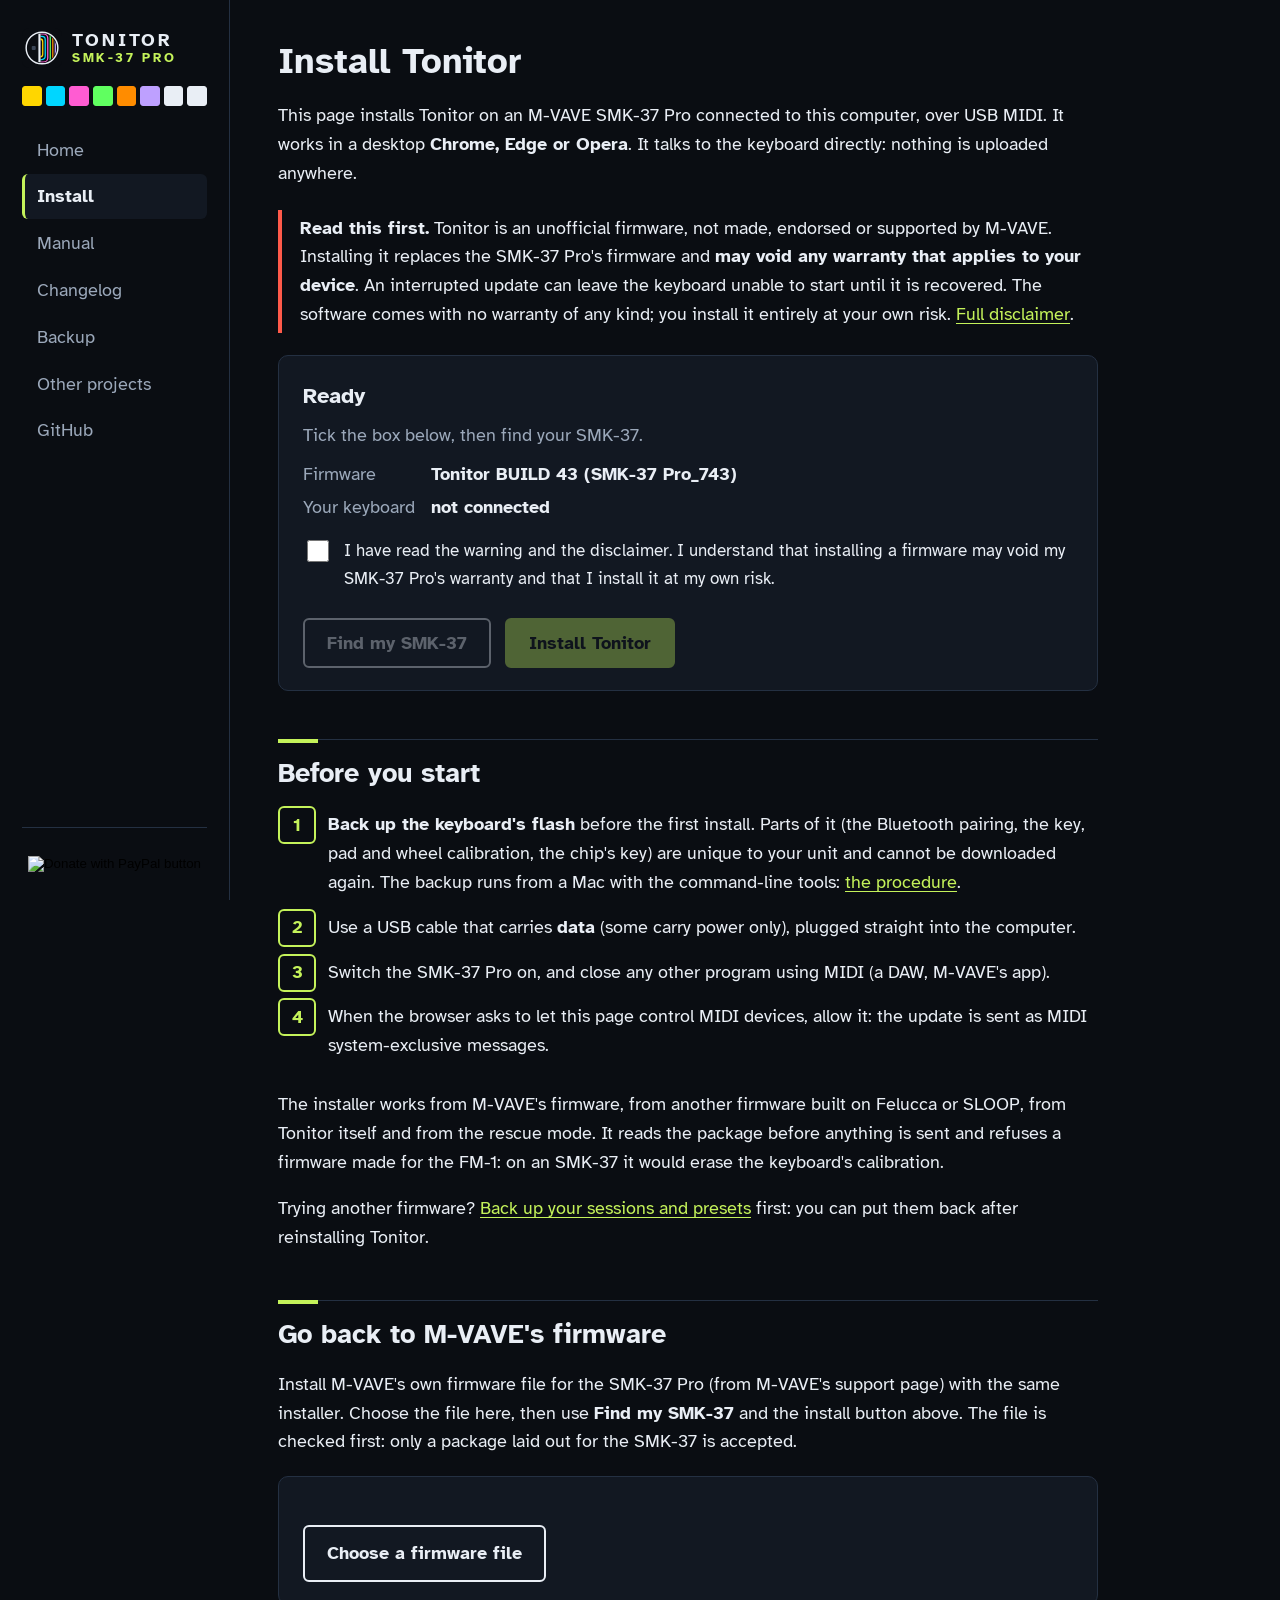
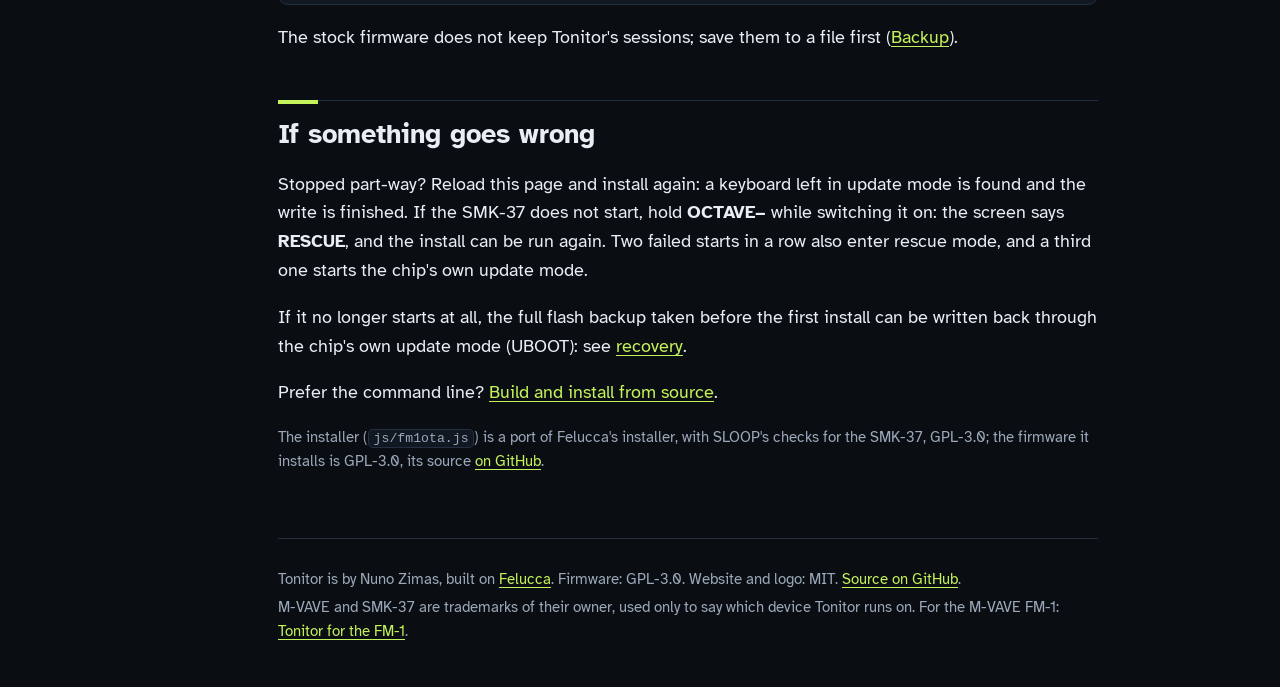
<file: docs/install.html>
<!doctype html>
<!-- SPDX-License-Identifier: MIT -- Tonitor for the SMK-37 website (generated by tools/make_site.py from site/, MANUAL.md, CHANGELOG.md) -->
<html lang="en">
<head>
<meta charset="utf-8">
<meta name="viewport" content="width=device-width, initial-scale=1">
<title>Install Tonitor on the SMK-37</title>
<meta name="description" content="Install Tonitor on an M-VAVE SMK-37 Pro from your browser, over USB MIDI, or go back to M-VAVE's firmware.">
<link rel="icon" href="assets/mark.svg" type="image/svg+xml">
<link rel="preconnect" href="https://fonts.googleapis.com">
<link rel="preconnect" href="https://fonts.gstatic.com" crossorigin>
<link href="https://fonts.googleapis.com/css2?family=Atkinson+Hyperlegible:wght@400;700&display=swap" rel="stylesheet">
<link rel="stylesheet" href="css/site.css?v=dd510ef05e">
<script type="module" src="js/install.js"></script>
</head>
<body>
<div class="layout">
  <aside class="side">
    <div class="top">
      <a class="brand" href="./"><img src="assets/mark.svg" alt=""><span class="brand-name">TONITOR<span class="brand-model">SMK-37 PRO</span></span></a>
      <button class="menu-btn" type="button" aria-label="Menu" aria-controls="site-nav" aria-expanded="false"><span></span><span></span><span></span></button>
    </div>
    <div class="pads" aria-hidden="true"><span></span><span></span><span></span><span></span><span></span><span></span><span></span><span></span></div>
    <nav id="site-nav" aria-label="Site">
      <button class="menu-close" type="button" aria-label="Close the menu">&times;</button>
      <a href="./">Home</a>
      <a href="install.html" aria-current="page">Install</a>
      <a href="manual.html">Manual</a>
      <a href="changelog.html">Changelog</a>
      <a href="backup.html">Backup</a>
      <a href="projects.html">Other projects</a>
      <a href="https://github.com/nzimas/tonitor-smk37">GitHub</a>
    </nav>
    <div class="menu-shade" hidden></div>
    <form class="donate donate-side" action="https://www.paypal.com/cgi-bin/webscr" method="post" target="_top">
      <input type="hidden" name="cmd" value="_xclick">
      <input type="hidden" name="business" value="nzimas.lv@gmail.com">
      <input type="hidden" name="item_name" value="Support Tonitor">
      <input type="hidden" name="currency_code" value="EUR">
      <input type="image" src="https://www.paypalobjects.com/en_US/i/btn/btn_donateCC_LG.gif" name="submit"
             title="PayPal - The safer, easier way to pay online!" alt="Donate with PayPal button">
    </form>
  </aside>
  <div class="content">
    <main>
<h1>Install Tonitor</h1>
<p>This page installs Tonitor on an M-VAVE SMK-37 Pro connected to this computer, over USB MIDI. It works in a
  desktop <b>Chrome, Edge or Opera</b>. It talks to the keyboard directly: nothing is uploaded anywhere.</p>

<div class="warn">
  <p><b>Read this first.</b> Tonitor is an unofficial firmware, not made, endorsed or supported by M-VAVE.
    Installing it replaces the SMK-37 Pro's firmware and <b>may void any warranty that applies to your device</b>.
    An interrupted update can leave the keyboard unable to start until it is recovered. The software comes with no
    warranty of any kind; you install it entirely at your own risk.
    <a href="https://github.com/nzimas/tonitor-smk37#disclaimer">Full disclaimer</a>.</p>
</div>

<div class="panel" aria-live="polite">
  <p class="status" id="status">Loading the firmware…</p>
  <p class="detail" id="detail"></p>
  <dl class="dev" id="facts" hidden>
    <dt>Firmware</dt><dd id="f-fw"></dd>
    <dt>Your keyboard</dt><dd id="f-dev">not connected</dd>
  </dl>
  <div class="bar" id="bar" hidden><div></div></div>

  <label class="check"><input type="checkbox" id="agree">
    <span>I have read the warning and the disclaimer. I understand that installing a firmware may void my SMK-37
      Pro's warranty and that I install it at my own risk.</span></label>

  <div class="cta">
    <button class="btn" id="connect" disabled>Find my SMK-37</button>
    <button class="btn primary" id="install" disabled>Install Tonitor</button>
  </div>
</div>

<h2>Before you start</h2>
<ol class="steps">
  <li><b>Back up the keyboard's flash</b> before the first install. Parts of it (the Bluetooth pairing, the key,
    pad and wheel calibration, the chip's key) are unique to your unit and cannot be downloaded again. The backup
    runs from a Mac with the command-line tools:
    <a href="https://github.com/nzimas/tonitor-smk37/blob/main/docs/smk37/backup.md">the procedure</a>.</li>
  <li>Use a USB cable that carries <b>data</b> (some carry power only), plugged straight into the computer.</li>
  <li>Switch the SMK-37 Pro on, and close any other program using MIDI (a DAW, M-VAVE's app).</li>
  <li>When the browser asks to let this page control MIDI devices, allow it: the update is sent as MIDI
    system-exclusive messages.</li>
</ol>

<p>The installer works from M-VAVE's firmware, from another firmware built on Felucca or SLOOP, from Tonitor
  itself and from the rescue mode. It reads the package before anything is sent and refuses a firmware made
  for the FM-1: on an SMK-37 it would erase the keyboard's calibration.</p>
<p>Trying another firmware? <a href="backup.html">Back up your sessions and presets</a> first: you can put
  them back after reinstalling Tonitor.</p>

<h2 id="stock">Go back to M-VAVE's firmware</h2>
<p>Install M-VAVE's own firmware file for the SMK-37 Pro (from M-VAVE's support page) with the same installer.
  Choose the file here, then use <b>Find my SMK-37</b> and the install button above. The file is checked first:
  only a package laid out for the SMK-37 is accepted.</p>
<div class="panel">
  <div class="cta">
    <label class="btn" for="file">Choose a firmware file</label>
    <input type="file" id="file" accept=".fwsc,.ufw,application/octet-stream" hidden>
    <button class="btn" id="latest" hidden>Use Tonitor again</button>
  </div>
</div>
<p>The stock firmware does not keep Tonitor's sessions; save them to a file first (<a href="backup.html">Backup</a>).</p>

<h2>If something goes wrong</h2>
<p>Stopped part-way? Reload this page and install again: a keyboard left in update mode is found and the write is
  finished. If the SMK-37 does not start, hold <b>OCTAVE−</b> while switching it on: the screen says
  <b>RESCUE</b>, and the install can be run again. Two failed starts in a row also enter rescue mode, and a third
  one starts the chip's own update mode.</p>
<p>If it no longer starts at all, the full flash backup taken before the first install can be written back
  through the chip's own update mode (UBOOT): see
  <a href="https://github.com/nzimas/tonitor-smk37/blob/main/docs/smk37/research.md#115-recovery-and-rescue-uboot-equivalents">recovery</a>.</p>
<p>Prefer the command line? <a href="https://github.com/nzimas/tonitor-smk37#building-and-installing">Build and install
  from source</a>.</p>
<p class="note">The installer (<code>js/fm1ota.js</code>) is a port of Felucca's installer, with SLOOP's checks for
  the SMK-37, GPL-3.0; the firmware it installs is GPL-3.0, its source
  <a href="https://github.com/nzimas/tonitor-smk37">on GitHub</a>.</p>

    </main>
    <footer>
      <p>Tonitor is by Nuno Zimas, built on <a href="https://github.com/hugelton/Felucca">Felucca</a>. Firmware: GPL-3.0. Website and logo: MIT.
        <a href="https://github.com/nzimas/tonitor-smk37">Source on GitHub</a>.</p>
      <p>M-VAVE and SMK-37 are trademarks of their owner, used only to say which device Tonitor runs on.
        For the M-VAVE FM-1: <a href="https://nzimas.github.io/tonitor/">Tonitor for the FM-1</a>.</p>
      <form class="donate donate-foot" action="https://www.paypal.com/cgi-bin/webscr" method="post" target="_top">
        <input type="hidden" name="cmd" value="_xclick">
        <input type="hidden" name="business" value="nzimas.lv@gmail.com">
        <input type="hidden" name="item_name" value="Support Tonitor">
        <input type="hidden" name="currency_code" value="EUR">
        <input type="image" src="https://www.paypalobjects.com/en_US/i/btn/btn_donateCC_LG.gif" name="submit"
               title="PayPal - The safer, easier way to pay online!" alt="Donate with PayPal button">
      </form>
    </footer>
  </div>
</div>
<script src="js/menu.js?v=dd510ef05e"></script>
</body>
</html>
</file>
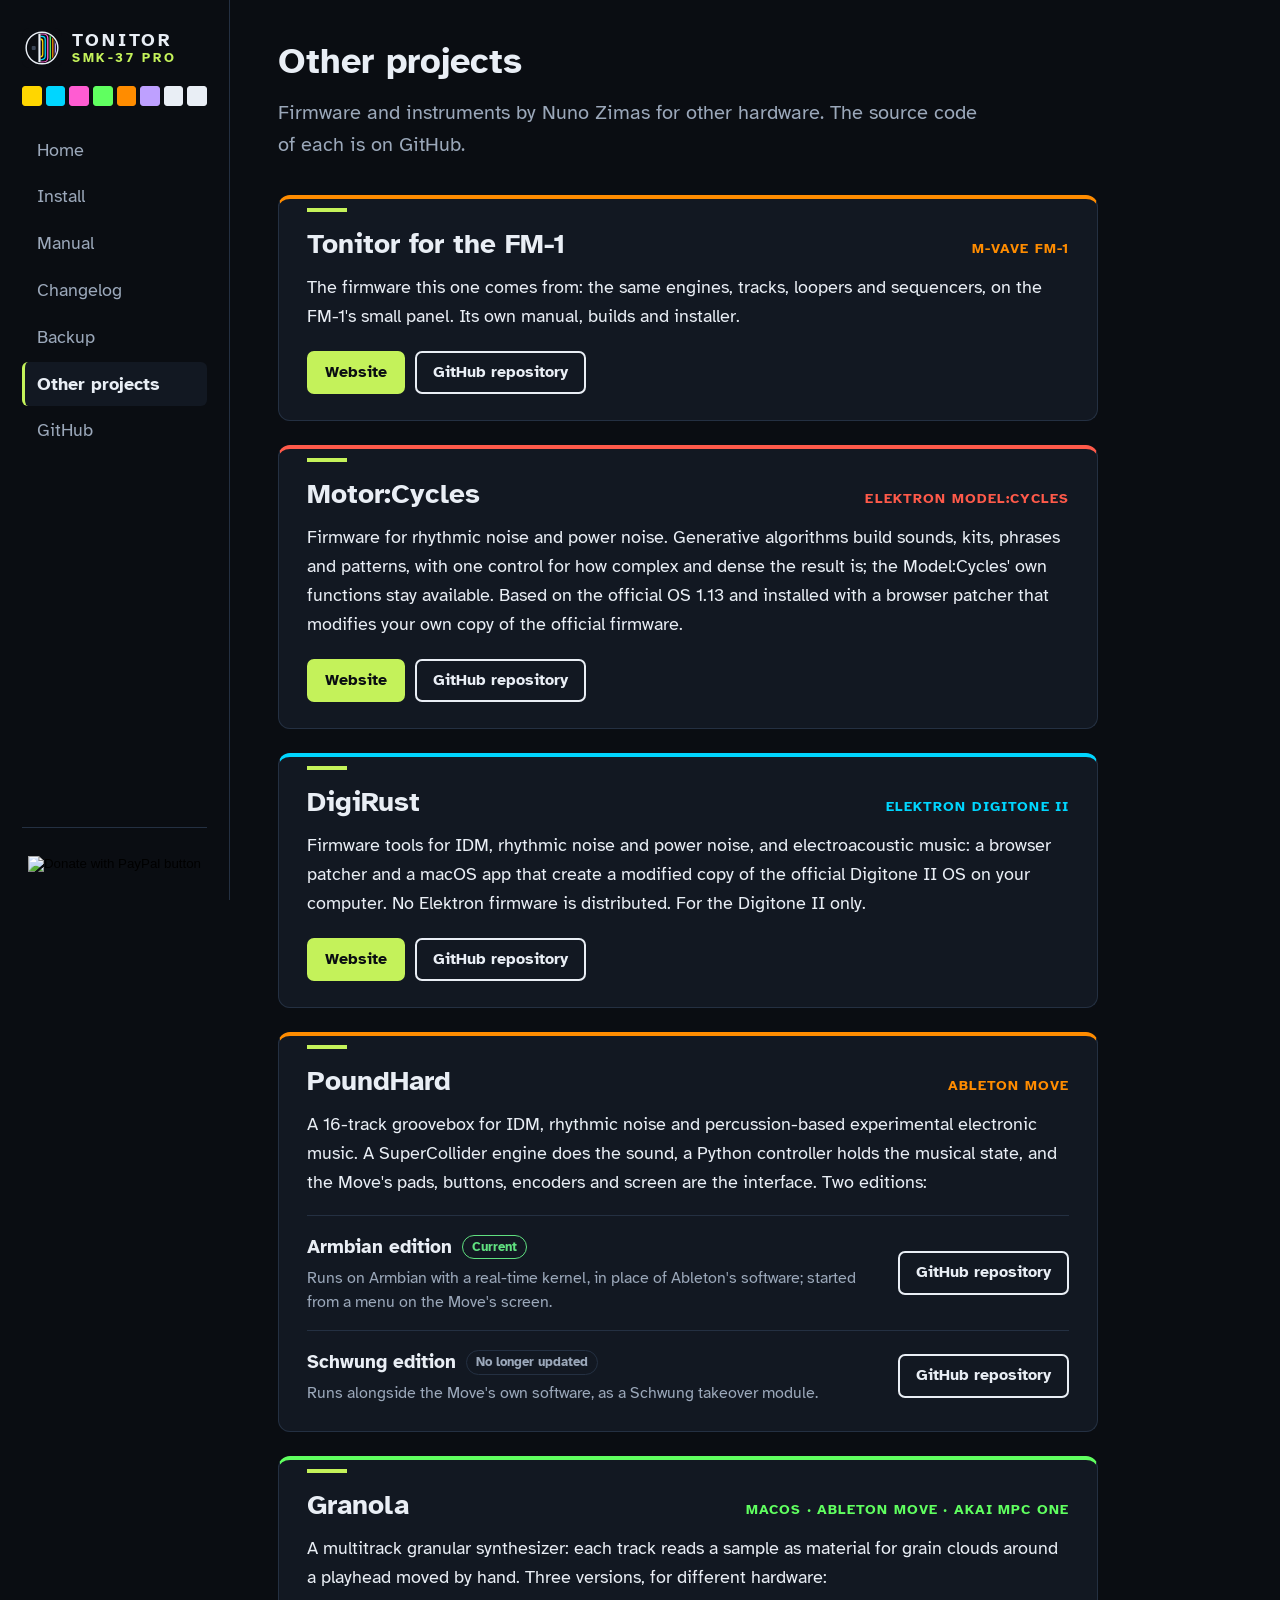
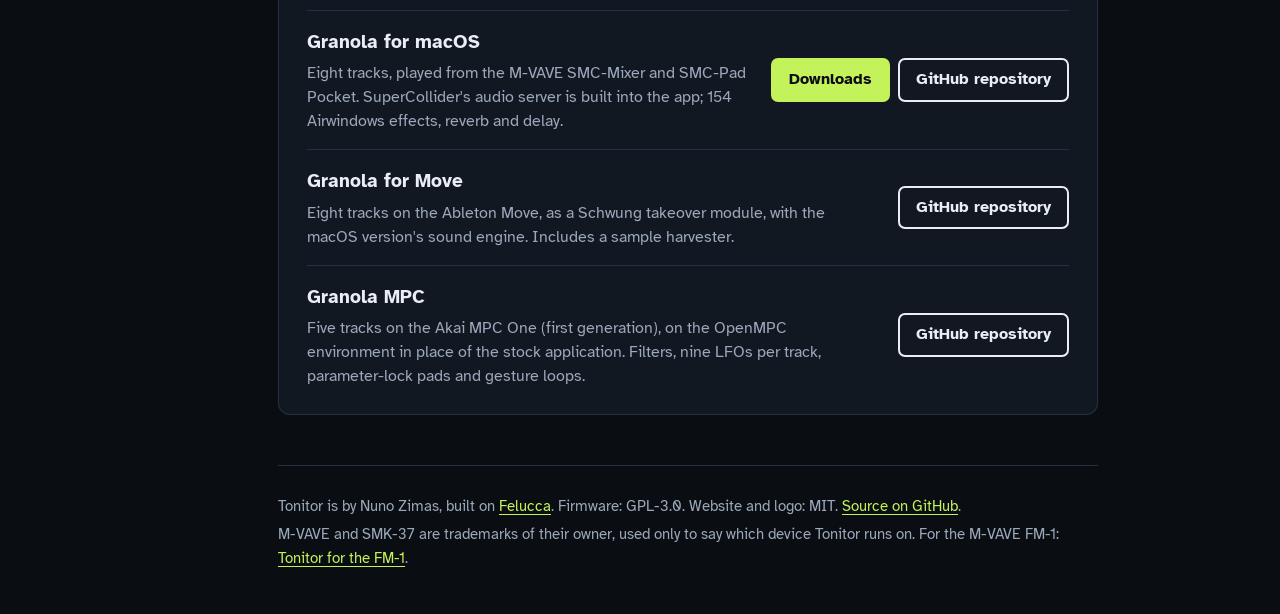
<file: docs/projects.html>
<!doctype html>
<!-- SPDX-License-Identifier: MIT -- Tonitor for the SMK-37 website (generated by tools/make_site.py from site/, MANUAL.md, CHANGELOG.md) -->
<html lang="en">
<head>
<meta charset="utf-8">
<meta name="viewport" content="width=device-width, initial-scale=1">
<title>Other projects by Nuno Zimas</title>
<meta name="description" content="Firmware and instruments by Nuno Zimas for the Elektron Model:Cycles and Digitone II, the Ableton Move, the Akai MPC One and macOS.">
<link rel="icon" href="assets/mark.svg" type="image/svg+xml">
<link rel="preconnect" href="https://fonts.googleapis.com">
<link rel="preconnect" href="https://fonts.gstatic.com" crossorigin>
<link href="https://fonts.googleapis.com/css2?family=Atkinson+Hyperlegible:wght@400;700&display=swap" rel="stylesheet">
<link rel="stylesheet" href="css/site.css?v=dd510ef05e">
</head>
<body>
<div class="layout">
  <aside class="side">
    <div class="top">
      <a class="brand" href="./"><img src="assets/mark.svg" alt=""><span class="brand-name">TONITOR<span class="brand-model">SMK-37 PRO</span></span></a>
      <button class="menu-btn" type="button" aria-label="Menu" aria-controls="site-nav" aria-expanded="false"><span></span><span></span><span></span></button>
    </div>
    <div class="pads" aria-hidden="true"><span></span><span></span><span></span><span></span><span></span><span></span><span></span><span></span></div>
    <nav id="site-nav" aria-label="Site">
      <button class="menu-close" type="button" aria-label="Close the menu">&times;</button>
      <a href="./">Home</a>
      <a href="install.html">Install</a>
      <a href="manual.html">Manual</a>
      <a href="changelog.html">Changelog</a>
      <a href="backup.html">Backup</a>
      <a href="projects.html" aria-current="page">Other projects</a>
      <a href="https://github.com/nzimas/tonitor-smk37">GitHub</a>
    </nav>
    <div class="menu-shade" hidden></div>
    <form class="donate donate-side" action="https://www.paypal.com/cgi-bin/webscr" method="post" target="_top">
      <input type="hidden" name="cmd" value="_xclick">
      <input type="hidden" name="business" value="nzimas.lv@gmail.com">
      <input type="hidden" name="item_name" value="Support Tonitor">
      <input type="hidden" name="currency_code" value="EUR">
      <input type="image" src="https://www.paypalobjects.com/en_US/i/btn/btn_donateCC_LG.gif" name="submit"
             title="PayPal - The safer, easier way to pay online!" alt="Donate with PayPal button">
    </form>
  </aside>
  <div class="content">
    <main>
<h1>Other projects</h1>
<p class="lead">Firmware and instruments by Nuno Zimas for other hardware. The source code of each is on GitHub.</p>

<div class="projects">

<article class="project" style="--accent: var(--l5)">
  <div class="project-head">
    <h2>Tonitor for the FM-1</h2>
    <span class="device">M-VAVE FM-1</span>
  </div>
  <p>The firmware this one comes from: the same engines, tracks, loopers and sequencers, on the FM-1's small panel.
    Its own manual, builds and installer.</p>
  <div class="links">
    <a class="btn small primary" href="https://nzimas.github.io/tonitor/">Website</a>
    <a class="btn small" href="https://github.com/nzimas/tonitor">GitHub repository</a>
  </div>
</article>

<article class="project" style="--accent: var(--warn)">
  <div class="project-head">
    <h2>Motor:Cycles</h2>
    <span class="device">Elektron Model:Cycles</span>
  </div>
  <p>Firmware for rhythmic noise and power noise. Generative algorithms build sounds, kits, phrases and patterns,
    with one control for how complex and dense the result is; the Model:Cycles' own functions stay available. Based on
    the official OS 1.13 and installed with a browser patcher that modifies your own copy of the official firmware.</p>
  <div class="links">
    <a class="btn small primary" href="https://nzimas.github.io/motorcycles/">Website</a>
    <a class="btn small" href="https://github.com/nzimas/motorcycles">GitHub repository</a>
  </div>
</article>

<article class="project" style="--accent: var(--l2)">
  <div class="project-head">
    <h2>DigiRust</h2>
    <span class="device">Elektron Digitone II</span>
  </div>
  <p>Firmware tools for IDM, rhythmic noise and power noise, and electroacoustic music: a browser patcher and a macOS
    app that create a modified copy of the official Digitone II OS on your computer. No Elektron firmware is
    distributed. For the Digitone II only.</p>
  <div class="links">
    <a class="btn small primary" href="https://nzimas.github.io/digirust/">Website</a>
    <a class="btn small" href="https://github.com/nzimas/digirust">GitHub repository</a>
  </div>
</article>

<article class="project" style="--accent: var(--l5)">
  <div class="project-head">
    <h2>PoundHard</h2>
    <span class="device">Ableton Move</span>
  </div>
  <p>A 16-track groovebox for IDM, rhythmic noise and percussion-based experimental electronic music. A SuperCollider
    engine does the sound, a Python controller holds the musical state, and the Move's pads, buttons, encoders and
    screen are the interface. Two editions:</p>
  <ul class="editions">
    <li>
      <div>
        <span class="ed-name">Armbian edition</span><span class="tag current">Current</span>
        <p class="ed-note">Runs on Armbian with a real-time kernel, in place of Ableton's software; started from a
          menu on the Move's screen.</p>
      </div>
      <a class="btn small" href="https://github.com/nzimas/poundhard-armbian">GitHub repository</a>
    </li>
    <li>
      <div>
        <span class="ed-name">Schwung edition</span><span class="tag">No longer updated</span>
        <p class="ed-note">Runs alongside the Move's own software, as a Schwung takeover module.</p>
      </div>
      <a class="btn small" href="https://github.com/nzimas/poundhard">GitHub repository</a>
    </li>
  </ul>
</article>

<article class="project" style="--accent: var(--l4)">
  <div class="project-head">
    <h2>Granola</h2>
    <span class="device">macOS · Ableton Move · Akai MPC One</span>
  </div>
  <p>A multitrack granular synthesizer: each track reads a sample as material for grain clouds around a playhead
    moved by hand. Three versions, for different hardware:</p>
  <ul class="editions">
    <li>
      <div>
        <span class="ed-name">Granola for macOS</span>
        <p class="ed-note">Eight tracks, played from the M-VAVE SMC-Mixer and SMC-Pad Pocket. SuperCollider's audio
          server is built into the app; 154 Airwindows effects, reverb and delay.</p>
      </div>
      <div class="ed-links">
        <a class="btn small primary" href="https://github.com/nzimas/granola/releases">Downloads</a>
        <a class="btn small" href="https://github.com/nzimas/granola">GitHub repository</a>
      </div>
    </li>
    <li>
      <div>
        <span class="ed-name">Granola for Move</span>
        <p class="ed-note">Eight tracks on the Ableton Move, as a Schwung takeover module, with the macOS version's
          sound engine. Includes a sample harvester.</p>
      </div>
      <a class="btn small" href="https://github.com/nzimas/granola-move">GitHub repository</a>
    </li>
    <li>
      <div>
        <span class="ed-name">Granola MPC</span>
        <p class="ed-note">Five tracks on the Akai MPC One (first generation), on the OpenMPC environment in place of
          the stock application. Filters, nine LFOs per track, parameter-lock pads and gesture loops.</p>
      </div>
      <a class="btn small" href="https://github.com/nzimas/granola-openmpc">GitHub repository</a>
    </li>
  </ul>
</article>

</div>

    </main>
    <footer>
      <p>Tonitor is by Nuno Zimas, built on <a href="https://github.com/hugelton/Felucca">Felucca</a>. Firmware: GPL-3.0. Website and logo: MIT.
        <a href="https://github.com/nzimas/tonitor-smk37">Source on GitHub</a>.</p>
      <p>M-VAVE and SMK-37 are trademarks of their owner, used only to say which device Tonitor runs on.
        For the M-VAVE FM-1: <a href="https://nzimas.github.io/tonitor/">Tonitor for the FM-1</a>.</p>
      <form class="donate donate-foot" action="https://www.paypal.com/cgi-bin/webscr" method="post" target="_top">
        <input type="hidden" name="cmd" value="_xclick">
        <input type="hidden" name="business" value="nzimas.lv@gmail.com">
        <input type="hidden" name="item_name" value="Support Tonitor">
        <input type="hidden" name="currency_code" value="EUR">
        <input type="image" src="https://www.paypalobjects.com/en_US/i/btn/btn_donateCC_LG.gif" name="submit"
               title="PayPal - The safer, easier way to pay online!" alt="Donate with PayPal button">
      </form>
    </footer>
  </div>
</div>
<script src="js/menu.js?v=dd510ef05e"></script>
</body>
</html>
</file>
<file: docs/css/site.css>
/* SPDX-License-Identifier: MIT -- Tonitor for the SMK-37 website: the FM-1 site's frame, in its own colours -- a cool
 * blue-black and a lime accent (the FM-1's: a warm black, orange and cyan), the pads in the corner */
:root {
  --bg: #0a0d12;
  --bg2: #121822;
  --line: #243042;
  --fg: #e9eef5;
  --dim: #9ba8ba;
  --acc: #c4f25a;
  --l1: #ffd600; --l2: #00d6ff; --l3: #ff5cd2; --l4: #60ff60; --l5: #ff8c00; --l6: #bea0ff;
  --warn: #ff5a4a;
  --ok: #60e080;
  --side: 230px;
  --max: 820px;
}
* { box-sizing: border-box; }
[hidden] { display: none !important; }
html { -webkit-text-size-adjust: 100%; }
body {
  margin: 0;
  background: var(--bg);
  color: var(--fg);
  font-family: "Atkinson Hyperlegible", system-ui, -apple-system, "Segoe UI", sans-serif;
  font-size: 18px;
  line-height: 1.6;
}
a { color: var(--acc); text-underline-offset: 3px; }
a:hover { color: var(--fg); }
code, pre { font-family: ui-monospace, "SF Mono", Menlo, Consolas, monospace; font-size: 0.88em; }
code { background: var(--bg2); border: 1px solid var(--line); border-radius: 5px; padding: 0.05em 0.35em; }
pre { background: var(--bg2); border: 1px solid var(--line); border-radius: 8px; padding: 14px 16px; overflow-x: auto; }
pre code { background: none; border: 0; padding: 0; }
img { max-width: 100%; }

/* the frame: the menu down the left, the content beside it */
.layout { display: flex; min-height: 100vh; }
.side {
  width: var(--side); flex: none; position: sticky; top: 0; align-self: flex-start; height: 100vh;
  padding: 28px 22px; border-right: 1px solid var(--line);
  display: flex; flex-direction: column;
}
.brand { display: flex; align-items: center; gap: 10px; color: var(--fg); text-decoration: none; font-weight: 700; letter-spacing: 0.16em; font-size: 18px; }
.brand img { width: 40px; height: 40px; }
.brand-name { display: flex; flex-direction: column; line-height: 1.15; }
.brand-model { color: var(--acc); font-size: 13px; letter-spacing: 0.2em; }
.pads { display: grid; grid-template-columns: repeat(8, 1fr); gap: 4px; margin: 18px 0 22px; }
.pads span { aspect-ratio: 1; border-radius: 3px; border: 1px solid var(--line); }
.pads span:nth-child(1) { background: var(--l1); border-color: var(--l1); } .pads span:nth-child(2) { background: var(--l2); border-color: var(--l2); }
.pads span:nth-child(3) { background: var(--l3); border-color: var(--l3); } .pads span:nth-child(4) { background: var(--l4); border-color: var(--l4); }
.pads span:nth-child(5) { background: var(--l5); border-color: var(--l5); } .pads span:nth-child(6) { background: var(--l6); border-color: var(--l6); }
.pads span:nth-child(7), .pads span:nth-child(8) { background: var(--fg); border-color: var(--fg); }
.top { display: flex; align-items: center; justify-content: space-between; }
.menu-btn, .menu-close, .menu-shade { display: none; }
.side nav { display: flex; flex-direction: column; gap: 2px; }
.side nav a { color: var(--dim); text-decoration: none; padding: 8px 12px; border-radius: 6px; border-left: 3px solid transparent; }
.side nav a:hover { color: var(--fg); background: var(--bg2); }
.side nav a[aria-current="page"] { color: var(--fg); background: var(--bg2); border-left-color: var(--acc); font-weight: 700; }
.donate { margin: auto 0 0; padding-top: 28px; border-top: 1px solid var(--line); display: flex; justify-content: center; }
.donate input[type="image"] { display: block; }
.donate-foot { display: none; }

.content { flex: 1; min-width: 0; padding: 0 48px; }
main { max-width: var(--max); padding: 40px 0 50px; }
main h1 { font-size: 36px; line-height: 1.2; margin: 0 0 14px; }
main h2 { font-size: 27px; line-height: 1.25; margin: 48px 0 12px; padding-top: 14px; border-top: 1px solid var(--line); }
main h2::before { content: ""; display: block; width: 40px; height: 4px; background: var(--acc); margin: -15px 0 14px; }
main h3 { font-size: 21px; margin: 30px 0 8px; }
main h2, main h3 { scroll-margin-top: 20px; }
p.big { font-size: 22px; font-weight: 700; margin: 0 0 8px; }
p.note { color: var(--dim); font-size: 15px; }

/* home */
.hero { padding: 10px 0 6px; }
.hero h1 { font-size: 30px; line-height: 1.3; max-width: 26em; margin: 0; }
.cta { display: flex; gap: 14px; flex-wrap: wrap; margin-top: 26px; }
/* home: the SMK-37's sixteen pads, the top row in the tracks' colours */
.panel-art { margin: 34px 0 0; padding: 26px; border: 1px solid var(--line); border-radius: 14px; background: var(--bg2);
             display: grid; grid-template-columns: repeat(8, 1fr); gap: 12px; }
.panel-art span { aspect-ratio: 1; border-radius: 8px; border: 2px solid var(--line); background: var(--bg); }
.panel-art span.t1 { background: var(--l1); border-color: var(--l1); } .panel-art span.t2 { background: var(--l2); border-color: var(--l2); opacity: .35; }
.panel-art span.t3 { background: var(--l3); border-color: var(--l3); opacity: .35; } .panel-art span.t4 { background: var(--l4); border-color: var(--l4); opacity: .35; }
.panel-art span.t5 { background: var(--l5); border-color: var(--l5); opacity: .35; } .panel-art span.t6 { background: var(--l6); border-color: var(--l6); opacity: .35; }
.panel-art span.p { background: var(--fg); border-color: var(--fg); opacity: .35; } .panel-art span.p.on { opacity: 1; }
.panel-art span.b { border-color: #4a7a1a; } .panel-art span.b.on { background: var(--acc); border-color: var(--acc); }
@media (max-width: 820px) { .panel-art { gap: 6px; padding: 14px; } .panel-art span { border-radius: 5px; } }
/* the demo: a 16:9 poster (the Short's frame on an enlarged, blurred detail of it); played, YouTube's player takes
 * the frame's place in the middle */
.demo { position: relative; margin: 34px 0 0; aspect-ratio: 16 / 9; overflow: hidden; border-radius: 14px;
        border: 1px solid var(--line); background: #000; box-shadow: 0 18px 50px rgba(0, 0, 0, 0.55); }
.demo > img { position: absolute; inset: 0; width: 100%; height: 100%; object-fit: cover; display: block; }
.demo-play { position: absolute; inset: 0; width: 100%; height: 100%; padding: 0; border: 0; cursor: pointer;
             background: radial-gradient(ellipse at center, rgba(0, 0, 0, 0) 30%, rgba(0, 0, 0, 0.35) 100%);
             display: flex; flex-direction: column; align-items: center; justify-content: center; gap: 14px;
             color: var(--fg); font-family: inherit; }
.demo-icon { width: 84px; height: 84px; border-radius: 50%; display: grid; place-items: center;
             background: rgba(14, 13, 13, 0.62); border: 2px solid rgba(237, 234, 228, 0.9);
             backdrop-filter: blur(6px); -webkit-backdrop-filter: blur(6px);
             transition: transform 0.18s ease, background 0.18s ease; }
.demo-icon svg { width: 38px; height: 38px; fill: var(--fg); margin-left: 5px; }
.demo-label { font-size: 17px; font-weight: 700; letter-spacing: 0.04em; padding: 5px 14px; border-radius: 999px;
              background: rgba(14, 13, 13, 0.62); backdrop-filter: blur(6px); -webkit-backdrop-filter: blur(6px); }
.demo-play:hover .demo-icon, .demo-play:focus-visible .demo-icon { transform: scale(1.08); background: var(--l5); border-color: var(--l5); }
.demo-play:focus-visible { outline: 3px solid var(--l2); outline-offset: -3px; }
.demo iframe { position: absolute; top: 0; left: 50%; height: 100%; aspect-ratio: 9 / 16; transform: translateX(-50%);
               border: 0; display: block; background: #000; }
@media (prefers-reduced-motion: reduce) { .demo-icon { transition: none; } }
.btn { display: inline-block; padding: 12px 22px; border-radius: 6px; font-weight: 700; text-decoration: none; border: 2px solid var(--fg); color: var(--fg); background: transparent; font-size: 18px; cursor: pointer; font-family: inherit; }
.btn.primary { background: var(--acc); border-color: var(--acc); color: var(--bg); }
.btn:hover { background: var(--bg2); color: var(--fg); }
.btn.primary:hover { background: #dcff8a; border-color: #dcff8a; color: var(--bg); }
.btn[disabled] { opacity: 0.35; cursor: not-allowed; }

.features { display: grid; grid-template-columns: max-content 1fr; gap: 8px 26px; margin: 16px 0 0; }
.features dt { font-weight: 700; }
.features dd { margin: 0; color: var(--dim); }

.steps { counter-reset: s; list-style: none; padding: 0; margin: 16px 0 0; }
.steps li { counter-increment: s; position: relative; padding: 4px 0 12px 50px; }
.steps li::before { content: counter(s); position: absolute; left: 0; top: 0; width: 34px; height: 34px; border-radius: 6px; border: 2px solid var(--acc); color: var(--acc); display: grid; place-items: center; font-weight: 700; }

.warn { border-left: 4px solid var(--warn); padding: 4px 0 4px 18px; margin: 22px 0; }
.warn p { margin: 0; }

footer { border-top: 1px solid var(--line); padding: 24px 0 40px; color: var(--dim); font-size: 15px; max-width: var(--max); }
footer p { margin: 4px 0; }

/* documents (manual, changelog) */
main table { border-collapse: collapse; width: 100%; margin: 14px 0; display: block; overflow-x: auto; }
main th, main td { border: 1px solid var(--line); padding: 8px 12px; vertical-align: top; text-align: left; }
main th { background: var(--bg2); }
main td:first-child { white-space: nowrap; }
main blockquote { border-left: 4px solid var(--acc); margin: 16px 0; padding: 4px 18px; color: var(--dim); }
.toc { border-left: 1px solid var(--line); padding: 4px 0 4px 18px; columns: 2 240px; margin: 20px 0; }
.toc a { display: block; padding: 2px 0; text-decoration: none; }
.toc a.sub { padding-left: 16px; color: var(--dim); }

/* other projects */
p.lead { font-size: 20px; color: var(--dim); margin: 0; max-width: 36em; }
.projects { display: grid; gap: 24px; margin: 34px 0 0; }
.project { --accent: var(--l1); background: var(--bg2); border: 1px solid var(--line); border-top: 4px solid var(--accent);
           border-radius: 12px; padding: 24px 28px 26px; }
.project-head { display: flex; flex-wrap: wrap; align-items: baseline; justify-content: space-between; gap: 4px 18px; }
main .project h2 { margin: 0; padding: 0; border: 0; font-size: 28px; }
.device { color: var(--accent); font-size: 14px; font-weight: 700; letter-spacing: 0.08em; text-transform: uppercase; }
.project > p { margin: 12px 0 0; }
.links { display: flex; flex-wrap: wrap; gap: 10px; margin-top: 20px; }
.btn.small { padding: 7px 16px; font-size: 16px; border-radius: 7px; white-space: nowrap; }
.editions { list-style: none; padding: 0; margin: 18px 0 0; border-top: 1px solid var(--line); }
.editions li { display: grid; grid-template-columns: 1fr auto; gap: 12px 24px; align-items: center;
               padding: 16px 0; border-bottom: 1px solid var(--line); }
.editions li:last-child { border-bottom: 0; padding-bottom: 0; }
.ed-name { font-weight: 700; font-size: 19px; }
.ed-note { color: var(--dim); font-size: 16px; line-height: 1.5; margin: 4px 0 0; }
.ed-links { display: flex; flex-wrap: wrap; gap: 8px; justify-content: flex-end; }
.tag { display: inline-block; margin-left: 10px; padding: 1px 9px; border: 1px solid var(--line); border-radius: 999px;
       color: var(--dim); font-size: 13px; font-weight: 700; vertical-align: 2px; }
.tag.current { color: var(--ok); border-color: var(--ok); }

/* the installer */
.panel { background: var(--bg2); border: 1px solid var(--line); border-radius: 10px; padding: 22px 24px; margin-top: 20px; }
.status { font-size: 22px; font-weight: 700; margin: 0 0 8px; }
.status.ok { color: var(--ok); } .status.bad { color: var(--warn); }
.detail { color: var(--dim); margin: 0; white-space: pre-line; }
.bar { height: 22px; background: var(--bg); border: 2px solid var(--fg); border-radius: 6px; overflow: hidden; margin: 16px 0 6px; }
.bar > div { height: 100%; width: 0; background: linear-gradient(90deg, var(--l1), var(--l2), var(--l3), var(--l4), var(--l5), var(--l6)); transition: width 0.2s; }
.check { display: flex; gap: 12px; align-items: flex-start; margin: 16px 0; font-size: 17px; }
.check input { width: 22px; height: 22px; margin-top: 3px; flex: none; }
.dev { display: grid; grid-template-columns: max-content 1fr; gap: 4px 16px; margin: 10px 0 0; }
.dev dt { color: var(--dim); }
.dev dd { margin: 0; font-weight: 700; }

/* narrow screens: the menu above the content */
@media (max-width: 820px) {
  .layout { flex-direction: column; }
  .side { width: auto; height: auto; position: static; align-self: stretch; border-right: 0; border-bottom: 1px solid var(--line); padding: 16px 20px 12px; }
  .pads { margin: 12px 0 0; max-width: 220px; }
  .menu-btn { display: flex; flex-direction: column; justify-content: center; gap: 5px; width: 44px; height: 44px;
              padding: 10px; background: none; border: 1px solid var(--line); border-radius: 8px; cursor: pointer; }
  .menu-btn span { display: block; height: 2px; background: var(--fg); border-radius: 1px; }
  .side nav { position: fixed; top: 0; right: 0; bottom: 0; width: min(80vw, 300px); z-index: 20;
              background: var(--bg2); border-left: 1px solid var(--line); padding: 64px 18px 24px;
              transform: translateX(100%); transition: transform 0.22s ease; visibility: hidden; }
  .menu-open .side nav { transform: none; visibility: visible; }
  .side nav a { font-size: 19px; padding: 12px 14px; }
  .menu-close { display: block; position: absolute; top: 12px; right: 12px; width: 44px; height: 44px;
                background: none; border: 1px solid var(--line); border-radius: 8px; color: var(--fg);
                font-size: 28px; line-height: 1; cursor: pointer; font-family: inherit; }
  .menu-shade { display: block; position: fixed; inset: 0; z-index: 10; background: rgba(0, 0, 0, 0.6); }
  .menu-shade[hidden] { display: none; }
  .menu-open { overflow: hidden; }
  .project { padding: 20px 18px 22px; }
  main .project h2 { font-size: 24px; }
  .editions li { grid-template-columns: 1fr; }
  .editions li > .btn { justify-self: start; }
  .ed-links { justify-content: flex-start; }
  .demo { margin-top: 26px; border-radius: 10px; }
  .demo-icon { width: 68px; height: 68px; }
  .demo-icon svg { width: 30px; height: 30px; }
  .demo.playing { aspect-ratio: 9 / 16; max-width: 360px; margin-left: auto; margin-right: auto; }   /* (portrait, to be seen) */
  .donate-side { display: none; }
  .donate-foot { display: flex; margin: 24px 0 8px; padding-top: 24px; }
  .content { padding: 0 20px; }
  main { padding-top: 26px; }
  body { font-size: 17px; }
  .features { grid-template-columns: 1fr; gap: 0; }
  .features dd { margin-bottom: 10px; }
  main td:first-child { white-space: normal; }
}

/* the other Tonitor: a card on the home page */
.sibling { display: flex; align-items: center; gap: 18px; margin: 30px 0 0; padding: 16px 20px; text-decoration: none;
           color: var(--fg); background: var(--bg2); border: 2px solid var(--line); border-left: 6px solid #ff8c00; border-radius: 10px; }
.sibling:hover, .sibling:focus-visible { border-color: #ff8c00; color: var(--fg); }
.sibling img { flex: none; border-radius: 10px; }
.sibling-kicker { display: block; color: #ff8c00; font-size: 14px; font-weight: 700; letter-spacing: 0.1em; text-transform: uppercase; }
.sibling-title { display: block; font-size: 20px; font-weight: 700; line-height: 1.35; }
</file>
